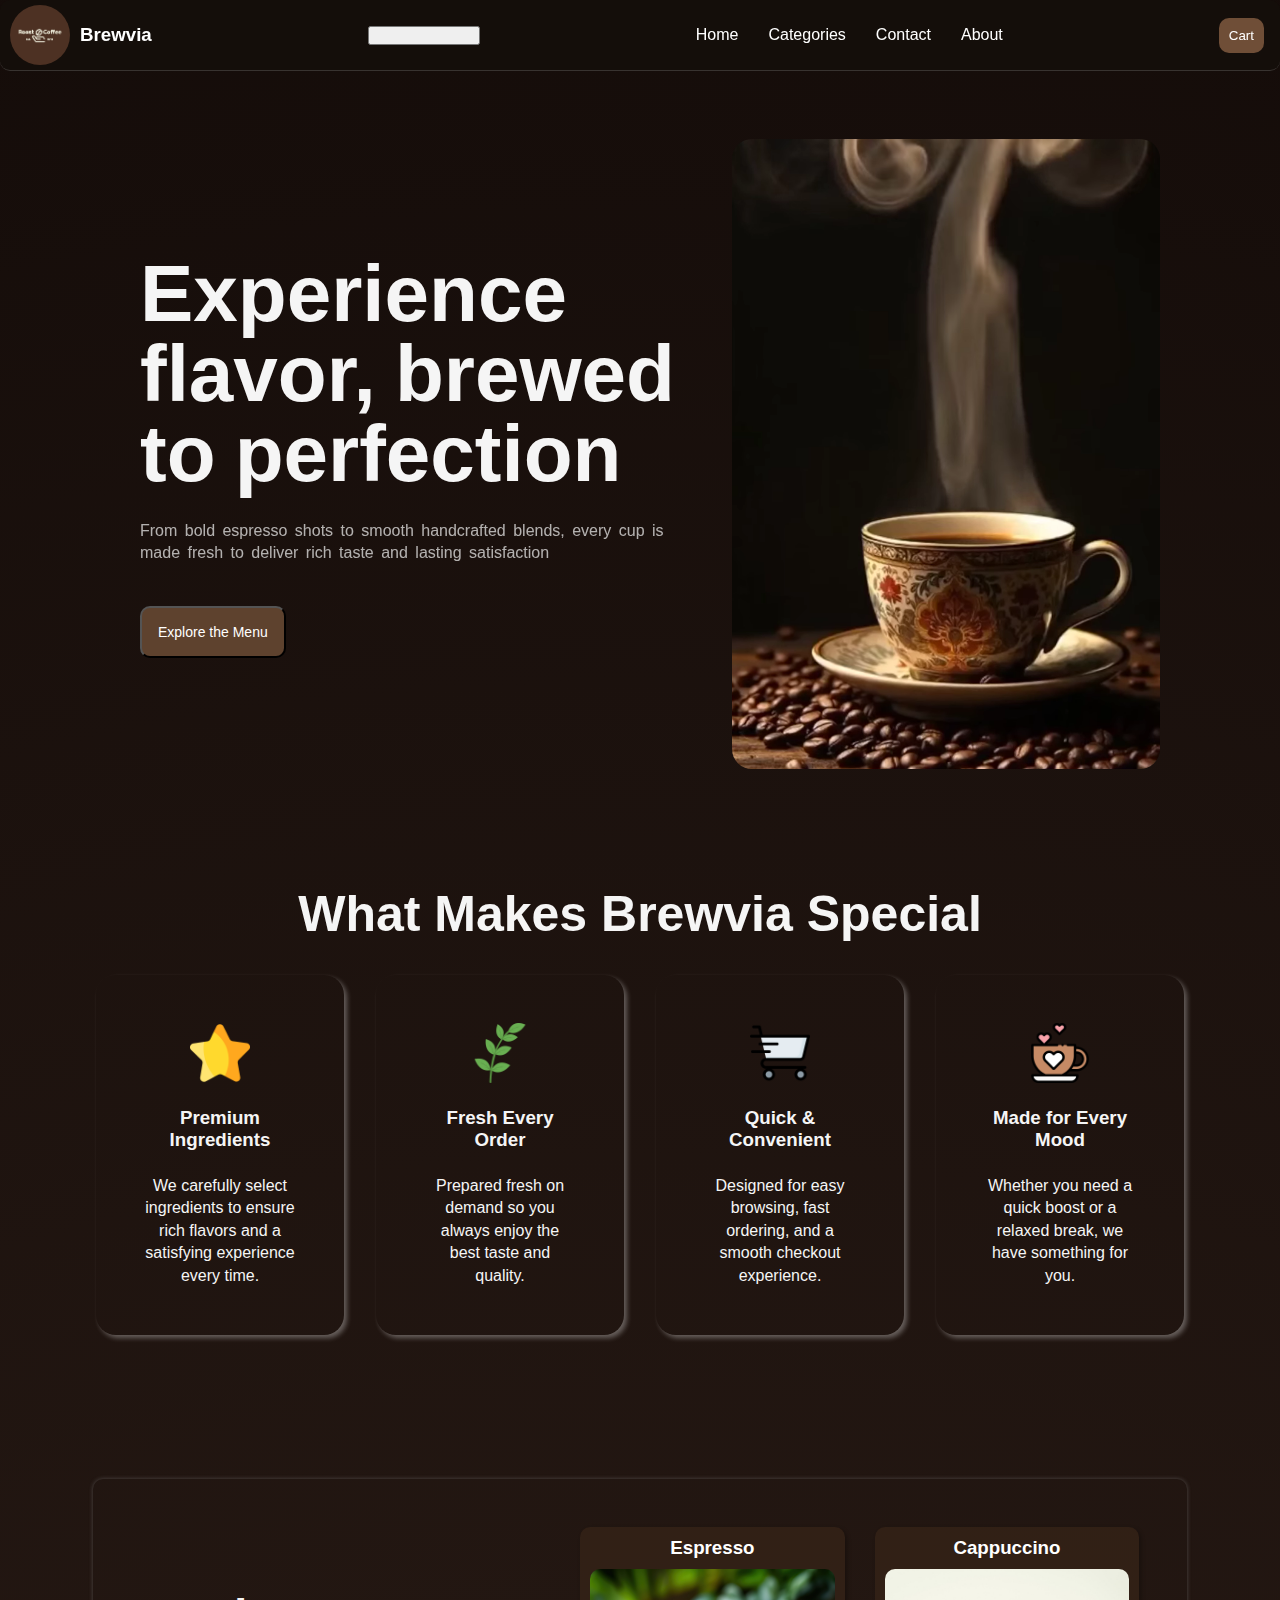
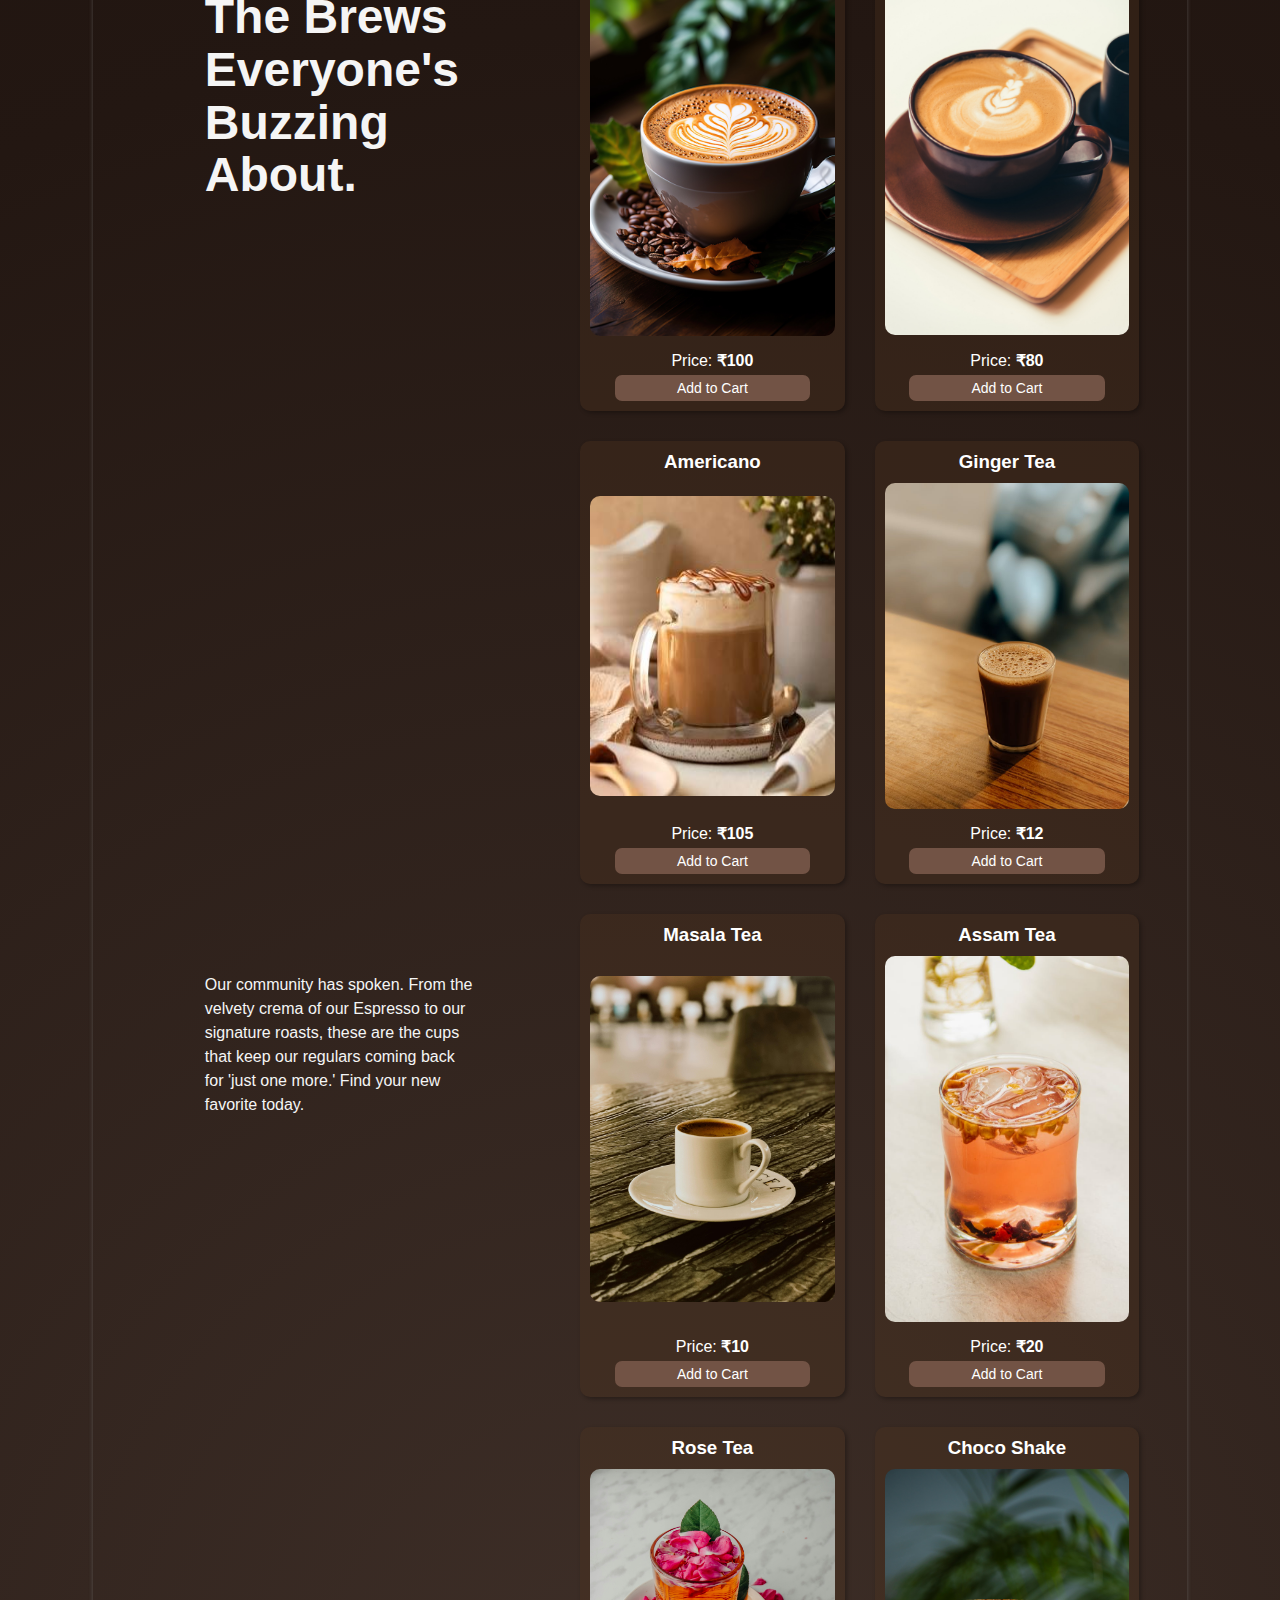
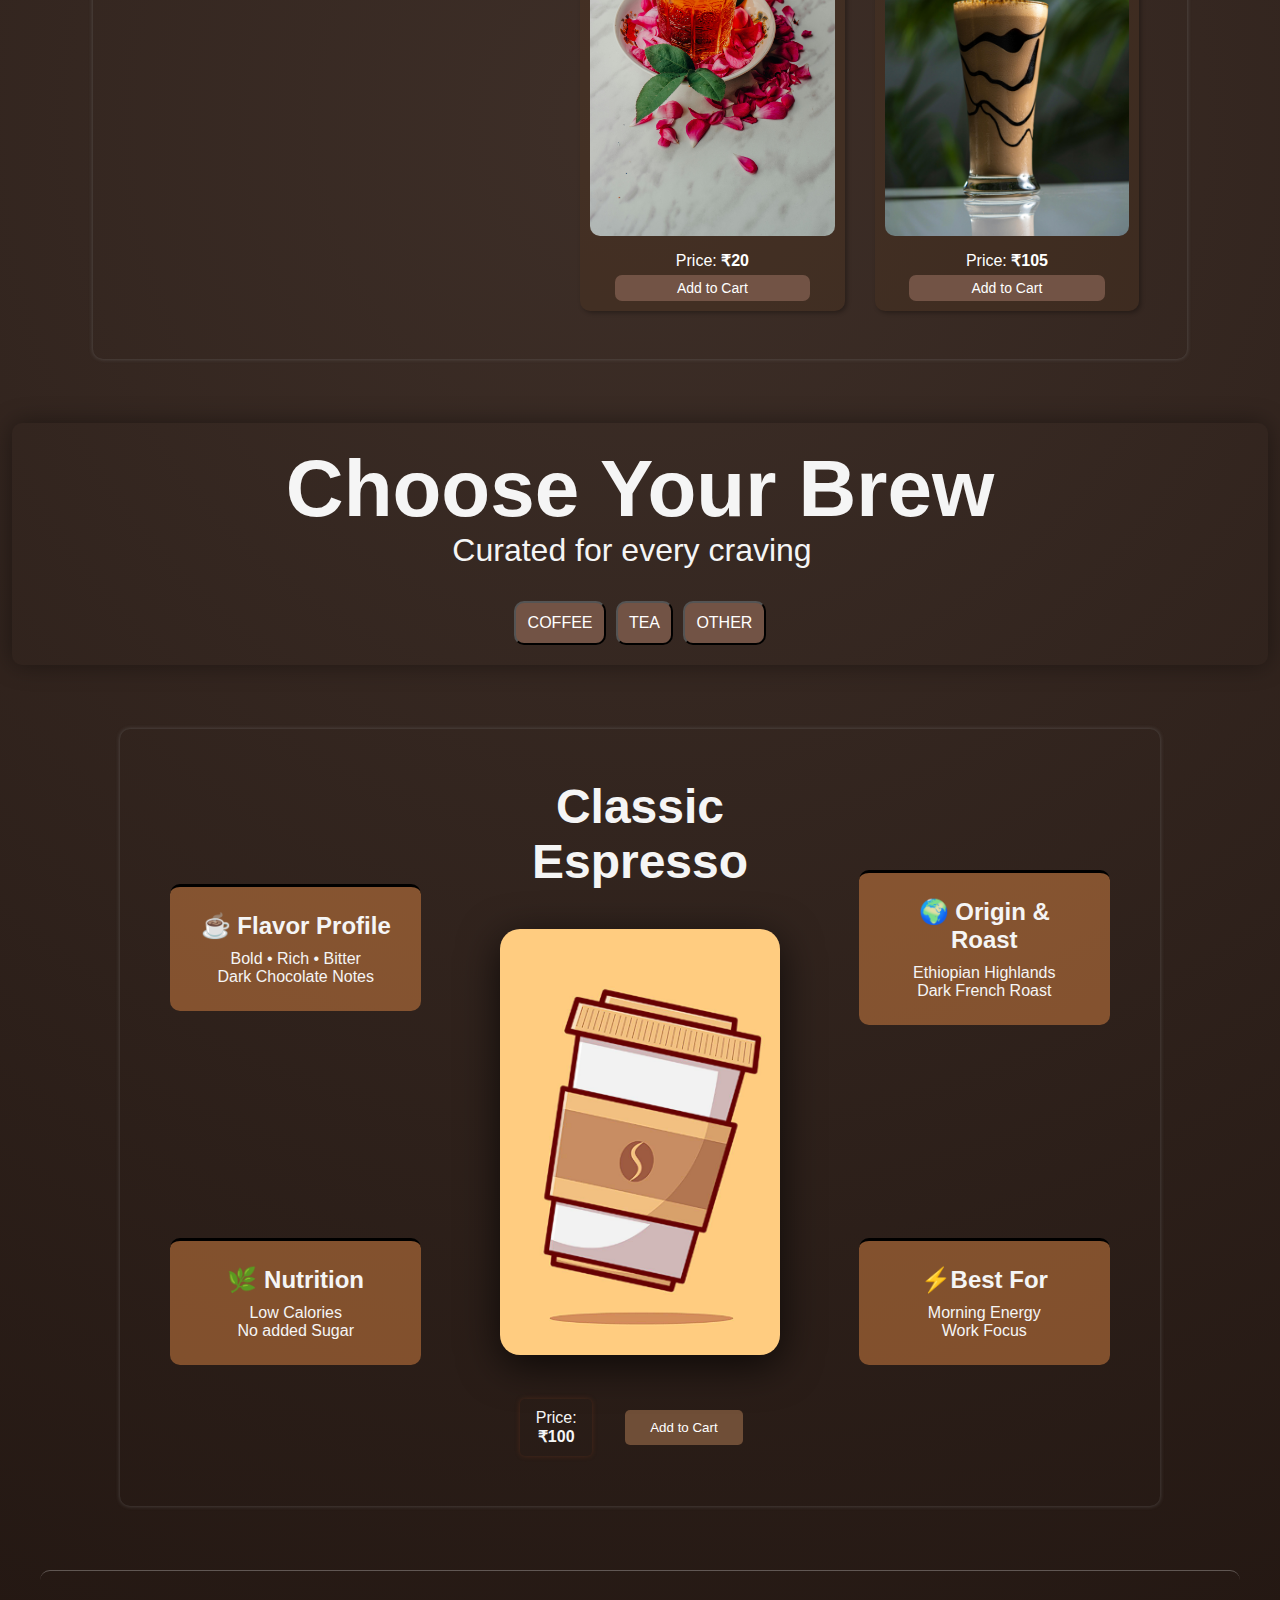
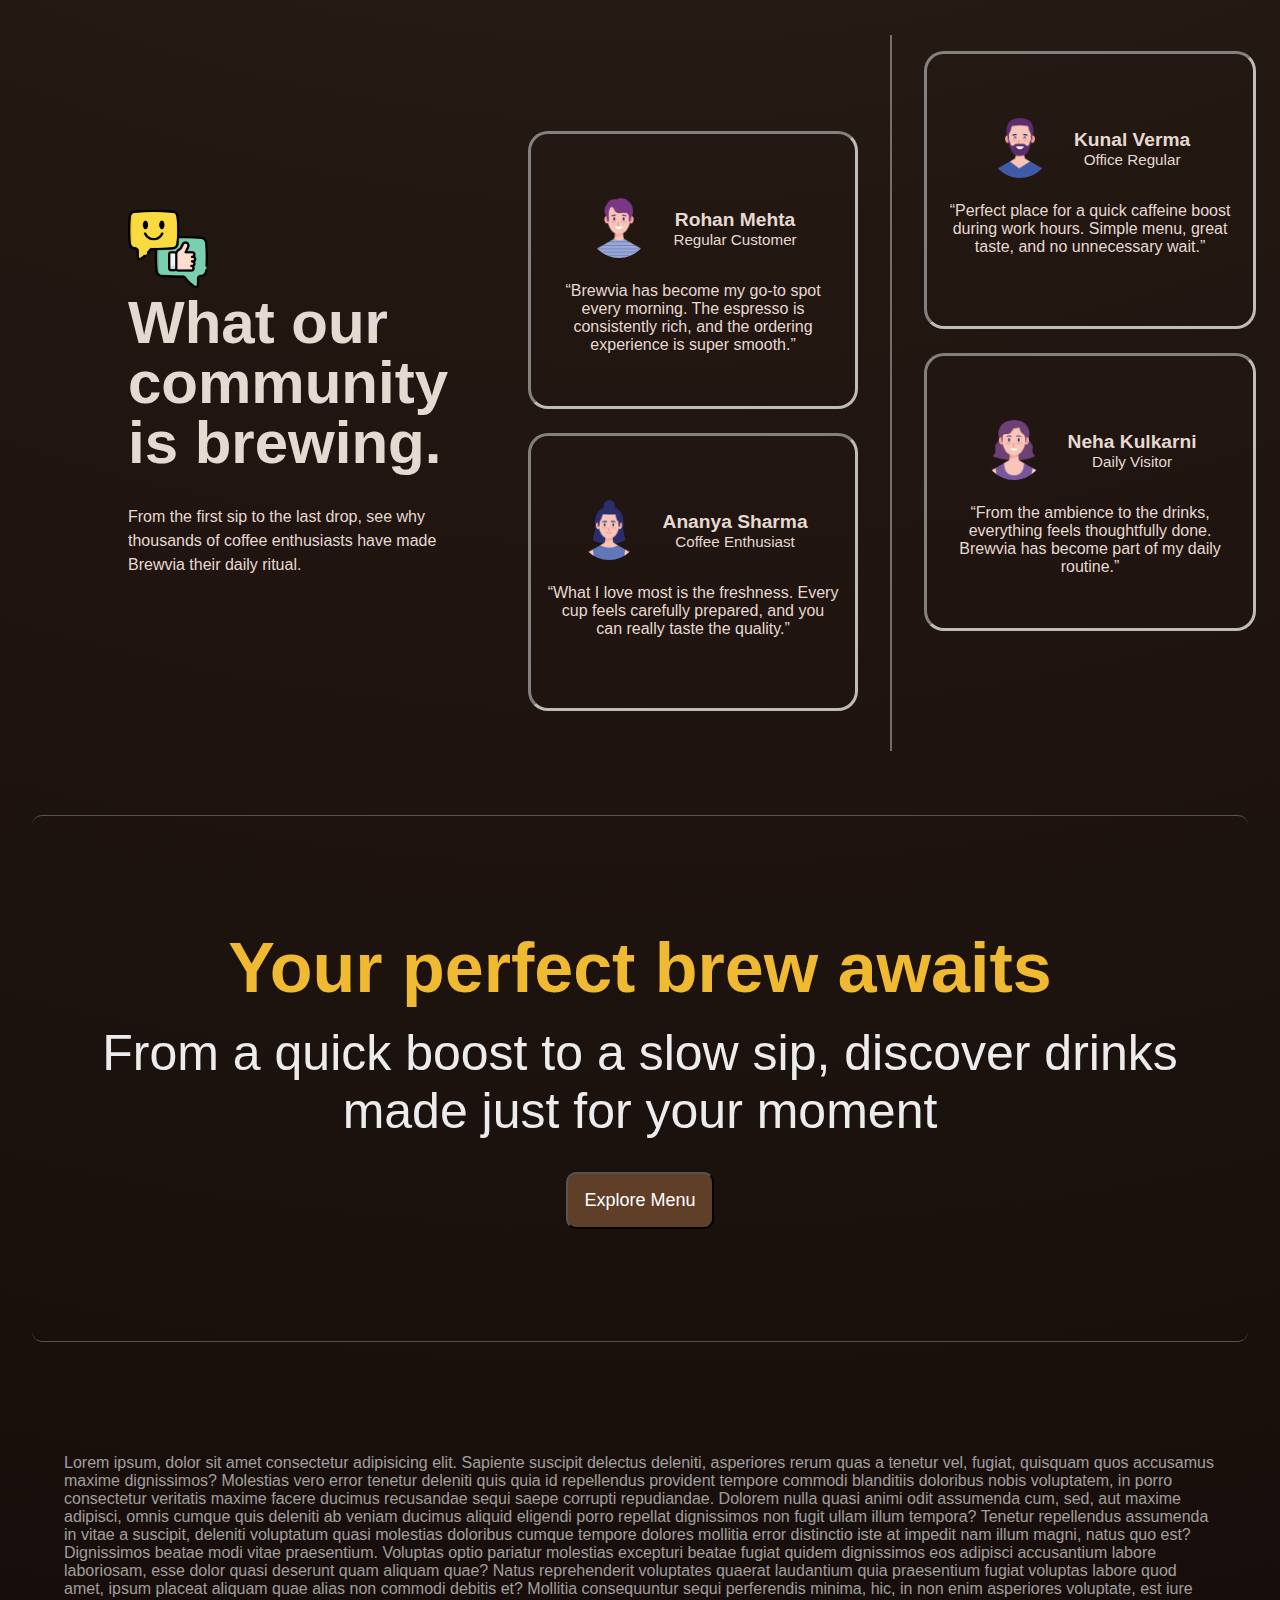
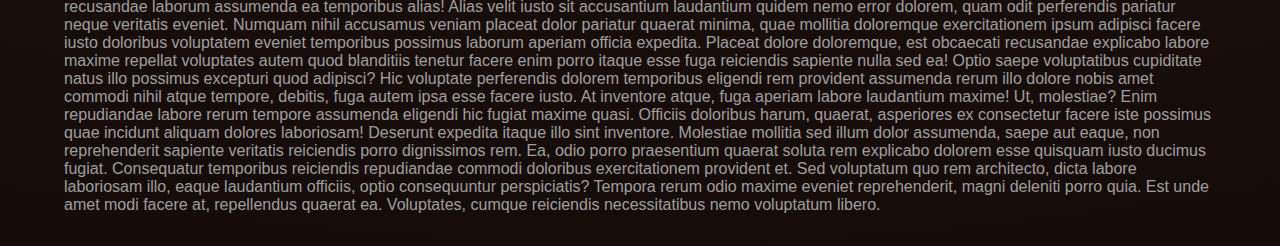
<file: index.html>
<!doctype html>
<html lang="en">
  <head>
    <meta charset="UTF-8" />
    <meta name="viewport" content="width=device-width, initial-scale=1.0" />
    <title>Document</title>
    <link rel="stylesheet" href="styles/brewvia-web-style.css" />

    <link
      rel="stylesheet"
      href="https://cdnjs.cloudflare.com/ajax/libs/font-awesome/6.4.0/css/all.min.css"
    />
  </head>
  <body>
    <div class="main-parent-container">
      <header id="header-placeholder"></header>

      <section class="hero-section">
        <div class="hero-section-description">
          <h1>Experience flavor, brewed to perfection</h1>
          <p>
            From bold espresso shots to smooth handcrafted blends, every cup is
            made fresh to deliver rich taste and lasting satisfaction
          </p>

          <a href="#order-now-heading"
            ><button class="hero-cta-btn">Explore the Menu</button></a
          >
        </div>
        <div>
          <video
            autoplay
            loop
            muted
            playsinline
            class="hero-video"
            id="myVideo"
          >
            <source src="Vid/hero-section-vid-2.webm" type="video/webm" />
            <source src="Vid/hero-fixed.mp4" type="video/mp4" />
          </video>
        </div>
      </section>

      <section class="our-speciality-section">
        <h1>What Makes Brewvia Special</h1>

        <div class="main-div">
          <div class="features">
            <img src="img/star (1).png" alt="" />

            <h3>Premium Ingredients</h3>
            <p>
              We carefully select ingredients to ensure rich flavors and a
              satisfying experience every time.
            </p>
          </div>

          <div class="features">
            <img src="img/leaves-design.png" alt="" />
            <h3>Fresh Every Order</h3>
            <p>
              Prepared fresh on demand so you always enjoy the best taste and
              quality.
            </p>
          </div>

          <div class="features">
            <img src="img/shopping-cart (2).png" alt="" />
            <h3>Quick & Convenient</h3>
            <p>
              Designed for easy browsing, fast ordering, and a smooth checkout
              experience.
            </p>
          </div>

          <div class="features">
            <img src="img/coffee.png" alt="" />
            <h3>Made for Every Mood</h3>
            <p>
              Whether you need a quick boost or a relaxed break, we have
              something for you.
            </p>
          </div>
        </div>
      </section>

      <section class="Our-bestselling-products-section">
        <div class="head">
          <h1>The Brews Everyone's Buzzing About.</h1>
        </div>
        <div class="tagline">
          <p>
            Our community has spoken. From the velvety crema of our Espresso to
            our signature roasts, these are the cups that keep our regulars
            coming back for 'just one more.' Find your new favorite today.
          </p>
        </div>

        <div class="grid-products">
          <div class="grid-products-items">
            <h3>Espresso</h3>
            <img src="img/bestseller-img-coffee1.jpg" alt="" />
            <div class="price-add-btn-grp-bestseller-section">
              <p>Price: <strong>₹100</strong></p>
              <button
                class="add-to-cart-button"
                data-name="Espresso"
                data-price="100"
              >
                Add to Cart
              </button>
            </div>
          </div>

          <div class="grid-products-items">
            <h3>Cappuccino</h3>
            <img src="img/234.jpg" alt="" />
            <div class="price-add-btn-grp-bestseller-section">
              <p>Price: <strong>₹80</strong></p>
              <button
                class="add-to-cart-button"
                data-name="Cappuccino"
                data-price="80"
              >
                Add to Cart
              </button>
            </div>
          </div>

          <div class="grid-products-items">
            <h3>Americano</h3>
            <img src="img/540.jpg" alt="" />
            <div class="price-add-btn-grp-bestseller-section">
              <p>Price: <strong>₹105</strong></p>
              <button
                class="add-to-cart-button"
                data-name="Americano"
                data-price="105"
              >
                Add to Cart
              </button>
            </div>
          </div>

          <div class="grid-products-items">
            <h3>Ginger Tea</h3>
            <img src="img/tea-bestseller.jpg" alt="" />
            <div class="price-add-btn-grp-bestseller-section">
              <p>Price: <strong>₹12</strong></p>
              <button
                class="add-to-cart-button"
                data-name="Ginger Tea"
                data-price="12"
              >
                Add to Cart
              </button>
            </div>
          </div>

          <div class="grid-products-items">
            <h3>Masala Tea</h3>
            <img src="img/pexels-withoguz-13245066.jpg" alt="" />
            <div class="price-add-btn-grp-bestseller-section">
              <p>Price: <strong>₹10</strong></p>
              <button
                class="add-to-cart-button"
                data-name="Masala Tea"
                data-price="10"
              >
                Add to Cart
              </button>
            </div>
          </div>

          <div class="grid-products-items">
            <h3>Assam Tea</h3>
            <img
              src="img/pexels-luis-felipe-perez-817377805-19352808.jpg"
              alt=""
            />
            <div class="price-add-btn-grp-bestseller-section">
              <p>Price: <strong>₹20</strong></p>
              <button
                class="add-to-cart-button"
                data-name="Assam Tea"
                data-price="20"
              >
                Add to Cart
              </button>
            </div>
          </div>

          <div class="grid-products-items">
            <h3>Rose Tea</h3>
            <img src="img/pexels-zulfugarkarimov-33781569.jpg" alt="" />
            <div class="price-add-btn-grp-bestseller-section">
              <p>Price: <strong>₹20</strong></p>
              <button
                class="add-to-cart-button"
                data-name="Rose Tea"
                data-price="20"
              >
                Add to Cart
              </button>
            </div>
          </div>

          <div class="grid-products-items">
            <h3>Choco Shake</h3>
            <img src="img/pexels-pushkar-kumar-32881714-34541593.jpg" alt="" />
            <div class="price-add-btn-grp-bestseller-section">
              <p>Price: <strong>₹105</strong></p>
              <div class="addBtn-div-container">
                <button
                  class="add-to-cart-button"
                  data-name="Chocolate Shake"
                  data-price="105"
                >
                  Add to Cart
                </button>
              </div>
            </div>
          </div>
        </div>
      </section>

      <div id="order-now-heading">
        <h1>Choose Your Brew</h1>
        <span>Curated for every craving</span>
        <div class="category-nav-buttons">
          <div>
            <button class="btn-nav">COFFEE</button>
            <ul class="inner-list-category-nav-button">
              <li>
                <button class="clk-to-shown-on-card-btn">Espresso</button>
                <div class="price-add-grp">
                  <p>₹100</p>
                  <button
                    class="add-to-cart-button"
                    data-name="Espresso"
                    data-price="100"
                  >
                    +
                  </button>
                </div>
              </li>

              <li>
                <button class="clk-to-shown-on-card-btn">Americano</button>
                <div class="price-add-grp">
                  <p>₹105</p>
                  <button
                    class="add-to-cart-button"
                    data-name="Americano"
                    data-price="105"
                  >
                    +
                  </button>
                </div>
              </li>

              <li>
                <button class="clk-to-shown-on-card-btn">Mocha</button>
                <div class="price-add-grp">
                  <p>₹100</p>
                  <button
                    class="add-to-cart-button"
                    data-name="Mocha"
                    data-price="100"
                  >
                    +
                  </button>
                </div>
              </li>

              <li>
                <button class="clk-to-shown-on-card-btn">Frappe</button>
                <div class="price-add-grp" data-name="Frappe" data-price="130">
                  <p>₹130</p>
                  <button
                    class="add-to-cart-button"
                    data-name="Frappe"
                    data-price="130"
                  >
                    +
                  </button>
                </div>
              </li>

              <li>
                <button class="clk-to-shown-on-card-btn">
                  Caramel Macchiato
                </button>
                <div class="price-add-grp">
                  <p>₹80</p>
                  <button
                    class="add-to-cart-button"
                    data-name="Caramel Macchiato"
                    data-price="80"
                  >
                    +
                  </button>
                </div>
              </li>

              <li>
                <button class="clk-to-shown-on-card-btn">Latte</button>
                <div class="price-add-grp">
                  <p>₹120</p>
                  <button
                    class="add-to-cart-button"
                    data-name="Latte"
                    data-price="120"
                  >
                    +
                  </button>
                </div>
              </li>
              <li>
                <button class="clk-to-shown-on-card-btn">Cappuccino</button>
                <div class="price-add-grp">
                  <p>₹80</p>
                  <button
                    class="add-to-cart-button"
                    data-name="Cappuccino"
                    data-price="80"
                  >
                    +
                  </button>
                </div>
              </li>
            </ul>
          </div>

          <div>
            <button class="btn-nav">TEA</button>
            <ul class="inner-list-category-nav-button">
              <li>
                <button class="clk-to-shown-on-card-btn">Ginger Tea</button>
                <div class="price-add-grp">
                  <p>₹12</p>
                  <button
                    class="add-to-cart-button"
                    data-name="Ginger Tea"
                    data-price="12"
                  >
                    +
                  </button>
                </div>
              </li>
              <li>
                <button class="clk-to-shown-on-card-btn">Lemon Tea</button>
                <div class="price-add-grp">
                  <p>₹15</p>
                  <button
                    class="add-to-cart-button"
                    data-name="Lemon Tea"
                    data-price="15"
                  >
                    +
                  </button>
                </div>
              </li>

              <li>
                <button class="clk-to-shown-on-card-btn">Masala Tea</button>
                <div class="price-add-grp">
                  <p>₹10</p>
                  <button
                    class="add-to-cart-button"
                    data-name="Masala Tea"
                    data-price="10"
                  >
                    +
                  </button>
                </div>
              </li>

              <li>
                <button class="clk-to-shown-on-card-btn">Rose Tea</button>
                <div class="price-add-grp">
                  <p>₹20</p>
                  <button
                    class="add-to-cart-button"
                    data-name="Rose Tea"
                    data-price="20"
                  >
                    +
                  </button>
                </div>
              </li>
              <li>
                <button class="clk-to-shown-on-card-btn">
                  Cinnamon ginger green tea
                </button>
                <div class="price-add-grp">
                  <p>₹30</p>
                  <button
                    class="add-to-cart-button"
                    data-name="Cinnamon ginger green tea"
                    data-price="30"
                  >
                    +
                  </button>
                </div>
              </li>

              <li>
                <button class="clk-to-shown-on-card-btn">
                  Special Tusli Tea
                </button>
                <div class="price-add-grp">
                  <p>₹15</p>
                  <button
                    class="add-to-cart-button"
                    data-name="Special Tulsi Tea"
                    data-price="15"
                  >
                    +
                  </button>
                </div>
              </li>

              <li>
                <button class="clk-to-shown-on-card-btn">Assam Tea</button>
                <div class="price-add-grp">
                  <p>₹20</p>
                  <button
                    class="add-to-cart-button"
                    data-name="Assam Tea"
                    data-price="20"
                  >
                    +
                  </button>
                </div>
              </li>
            </ul>
          </div>

          <div>
            <button class="btn-nav">OTHER</button>
            <ul class="inner-list-category-nav-button">
              <li>
                <button class="clk-to-shown-on-card-btn">
                  Chocolate Shake
                </button>
                <div class="price-add-grp">
                  <p>₹105</p>
                  <button
                    class="add-to-cart-button"
                    data-name="Chocolate Shake"
                    data-price="105"
                  >
                    +
                  </button>
                </div>
              </li>
              <li>
                <button class="clk-to-shown-on-card-btn">
                  Special Hazelnut Hot Chocolate
                </button>
                <div class="price-add-grp">
                  <p>₹115</p>
                  <button
                    class="add-to-cart-button"
                    data-name="Special Hazelnut Hot Chocolate"
                    data-price="115"
                  >
                    +
                  </button>
                </div>
              </li>
            </ul>
          </div>
        </div>
      </div>

      <section class="ordering-section">
        <!-- <div class="product-card">
          <div class="row-1">
            <h1>Espresso</h1>
  
          </div>
          <div class="row-2">
            <div class="product-info">
              <p class="tagline">🔥 Bold Flavor. Zero Guilt. Pure Energy.</p>

              <p class="section-title">Our Classic Espresso Shot</p>

              <ul class="feature-list">
                <li>Just 2 Calories per serving</li>
                <li>Rich, intense aroma brewed to perfection</li>
                <li>100% premium coffee beans, freshly ground</li>
                <li>Naturally low in carbs, fat & sugar</li>
                <li>Quick energy boost, anytime you need it</li>
              </ul>

              <div class="product-meta">
                <span>☕ Strength: Strong</span>
                <span>⚡ Caffeine: High</span>
                <span>🔥 Served Hot</span>
              </div>

              <div class="price-cta">
                <p class="price">₹100</p>
                <button
                  class="add-to-cart-btn"
                  data-name="Espresso"
                  data-price="100"
                >
                  Add to cart
                </button>
              </div>
            </div>

            <div class="product-visual">
              <img src="img/pexels-chevanon-312418.jpg" alt="Espresso" />
            </div>
          </div>
        </div> -->

        <div class="product-grid">
          <div class="info-box pos-tl">
            <h3>☕ Flavor Profile</h3>
            <p>Bold • Rich • Bitter</p>
            <p>Dark Chocolate Notes</p>
          </div>

          <div class="info-box pos-tr">
            <h3>🌍 Origin & Roast</h3>
            <p>Ethiopian Highlands</p>
            <p>Dark French Roast</p>
          </div>

          <div class="visual-center">
            <h1 class="product-title">Classic Espresso</h1>
            <div class="image-wrapper">
              <img
                src="img/Screenshot 2025-12-30 125632.png"
                alt="Coffee Cup"
                class="main-img"
              />
            </div>
            <div class="action-area">
              <span class="price-tag">Price: <strong>₹100</strong></span>
              <div class="addBtn-div-container">
                <button
                  class="add-to-cart-button add-to-cart-btn"
                  data-name="Espresso"
                  data-price="100"
                >
                  Add to Cart
                </button>
              </div>
            </div>
          </div>

          <div class="info-box pos-bl">
            <h3>🌿 Nutrition</h3>
            <p>Low Calories</p>
            <p>No added Sugar</p>
          </div>

          <div class="info-box pos-br">
            <h3>⚡Best For</h3>
            <p>Morning Energy</p>
            <p>Work Focus</p>
          </div>
        </div>
      </section>

      <section class="Customer-feedback-section">
        <div class="main-div">
          <div class="feedback-main">
            <div class="img-heading-grp">
              <img src="img/chat (1).png" alt="" />
              <h1>What our community <br />is brewing.</h1>
            </div>
            <p>
              From the first sip to the last drop, see why thousands of coffee
              enthusiasts have made Brewvia their daily ritual.
            </p>
          </div>
          <div class="grid-review-section">
            <div class="column column-1">
              <div class="review-card">
                <div class="name-img-grp">
                  <img src="img/boy.png" alt="" />
                  <div class="name-meta">
                    <h3>Rohan Mehta</h3>
                    <p class="user-meta">Regular Customer</p>
                  </div>
                </div>
                <p>
                  “Brewvia has become my go-to spot every morning. The espresso
                  is consistently rich, and the ordering experience is super
                  smooth.”
                </p>
              </div>

              <div class="review-card">
                <div class="name-img-grp">
                  <img src="img/girl (1).png" alt="" />
                  <div class="name-meta">
                    <h3>Ananya Sharma</h3>
                    <p class="user-meta">Coffee Enthusiast</p>
                  </div>
                </div>
                <p>
                  “What I love most is the freshness. Every cup feels carefully
                  prepared, and you can really taste the quality.”
                </p>
              </div>
            </div>

            <div class="column column-2">
              <div class="review-card">
                <div class="name-img-grp">
                  <img src="img/man (1).png" alt="" />
                  <div class="name-meta">
                    <h3>Kunal Verma</h3>
                    <p class="user-meta">Office Regular</p>
                  </div>
                </div>
                <p>
                  “Perfect place for a quick caffeine boost during work hours.
                  Simple menu, great taste, and no unnecessary wait.”
                </p>
              </div>
              <div class="review-card">
                <div class="name-img-grp">
                  <img src="img/girl.png" alt="" />

                  <div class="name-meta">
                    <h3>Neha Kulkarni</h3>
                    <p class="user-meta">Daily Visitor</p>
                  </div>
                </div>
                <p>
                  “From the ambience to the drinks, everything feels
                  thoughtfully done. Brewvia has become part of my daily
                  routine.”
                </p>
              </div>
            </div>
          </div>
        </div>
      </section>

      <section class="our-speciality-section cta-btn-section">
        <h1>Your perfect brew awaits</h1>
        <p>
          From a quick boost to a slow sip, discover drinks made just for your
          moment
        </p>
        <a href="#order-now-heading"
          ><button class="cta-btn">Explore Menu</button></a
        >
      </section>
    </div>

    <footer>
      Lorem ipsum, dolor sit amet consectetur adipisicing elit. Sapiente
      suscipit delectus deleniti, asperiores rerum quas a tenetur vel, fugiat,
      quisquam quos accusamus maxime dignissimos? Molestias vero error tenetur
      deleniti quis quia id repellendus provident tempore commodi blanditiis
      doloribus nobis voluptatem, in porro consectetur veritatis maxime facere
      ducimus recusandae sequi saepe corrupti repudiandae. Dolorem nulla quasi
      animi odit assumenda cum, sed, aut maxime adipisci, omnis cumque quis
      deleniti ab veniam ducimus aliquid eligendi porro repellat dignissimos non
      fugit ullam illum tempora? Tenetur repellendus assumenda in vitae a
      suscipit, deleniti voluptatum quasi molestias doloribus cumque tempore
      dolores mollitia error distinctio iste at impedit nam illum magni, natus
      quo est? Dignissimos beatae modi vitae praesentium. Voluptas optio
      pariatur molestias excepturi beatae fugiat quidem dignissimos eos adipisci
      accusantium labore laboriosam, esse dolor quasi deserunt quam aliquam
      quae? Natus reprehenderit voluptates quaerat laudantium quia praesentium
      fugiat voluptas labore quod amet, ipsum placeat aliquam quae alias non
      commodi debitis et? Mollitia consequuntur sequi perferendis minima, hic,
      in non enim asperiores voluptate, est iure recusandae laborum assumenda ea
      temporibus alias! Alias velit iusto sit accusantium laudantium quidem nemo
      error dolorem, quam odit perferendis pariatur neque veritatis eveniet.
      Numquam nihil accusamus veniam placeat dolor pariatur quaerat minima, quae
      mollitia doloremque exercitationem ipsum adipisci facere iusto doloribus
      voluptatem eveniet temporibus possimus laborum aperiam officia expedita.
      Placeat dolore doloremque, est obcaecati recusandae explicabo labore
      maxime repellat voluptates autem quod blanditiis tenetur facere enim porro
      itaque esse fuga reiciendis sapiente nulla sed ea! Optio saepe
      voluptatibus cupiditate natus illo possimus excepturi quod adipisci? Hic
      voluptate perferendis dolorem temporibus eligendi rem provident assumenda
      rerum illo dolore nobis amet commodi nihil atque tempore, debitis, fuga
      autem ipsa esse facere iusto. At inventore atque, fuga aperiam labore
      laudantium maxime! Ut, molestiae? Enim repudiandae labore rerum tempore
      assumenda eligendi hic fugiat maxime quasi. Officiis doloribus harum,
      quaerat, asperiores ex consectetur facere iste possimus quae incidunt
      aliquam dolores laboriosam! Deserunt expedita itaque illo sint inventore.
      Molestiae mollitia sed illum dolor assumenda, saepe aut eaque, non
      reprehenderit sapiente veritatis reiciendis porro dignissimos rem. Ea,
      odio porro praesentium quaerat soluta rem explicabo dolorem esse quisquam
      iusto ducimus fugiat. Consequatur temporibus reiciendis repudiandae
      commodi doloribus exercitationem provident et. Sed voluptatum quo rem
      architecto, dicta labore laboriosam illo, eaque laudantium officiis, optio
      consequuntur perspiciatis? Tempora rerum odio maxime eveniet
      reprehenderit, magni deleniti porro quia. Est unde amet modi facere at,
      repellendus quaerat ea. Voluptates, cumque reiciendis necessitatibus nemo
      voluptatum libero.
    </footer>

    <div id="toast">Product added to cart!</div>

    <script src="scripts/addTocart.js"></script>
    <script src="scripts/header.js"></script>
  </body>
</html>
</file>
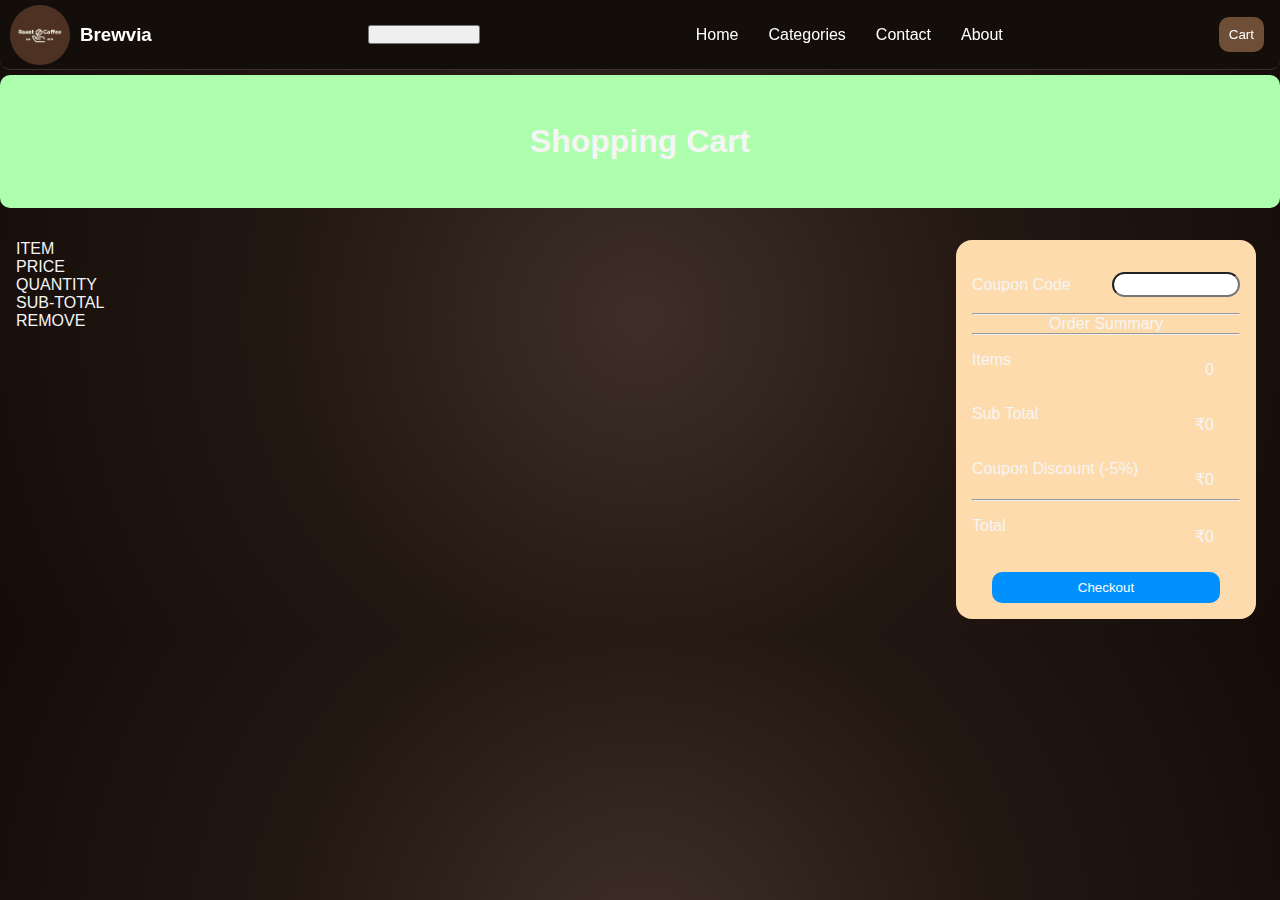
<file: cart.html>
<!DOCTYPE html>
<html lang="en">
  <head>
    <meta charset="UTF-8" />
    <meta name="viewport" content="width=device-width, initial-scale=1.0" />
    <title>Document</title>
    <link rel="stylesheet" href="styles/cartPage.css" />

    <link rel="stylesheet" href="styles/brewvia-web-style.css" />
  </head>
  <body>
    <header id="header-placeholder"></header>

    <div class="header-shopping-cart">
      <h1>Shopping Cart</h1>
    </div>

    <div class="cart-total-section">
      <div>
        <div class="grid-cart-row-head">
          <div class="produt-info">ITEM</div>
          <div class="produt-price">PRICE</div>
          <div class="produt-qty">QUANTITY</div>
          <div class="produt-subTotal">SUB-TOTAL</div>
          <div class="produt-removeBtn">REMOVE</div>
        </div>

        <div class="cart-items"></div>
      </div>

      <div class="summary-info-grid">
        <div class="coupon-section">
          <p>Coupon Code</p>
          <input type="text" />
        </div>
        <hr />

        <p id="order-sum-heading">Order Summary</p>
        <hr />

        <div class="summary-element">
          <p>Items</p>
          <span id="total-items">0</span>
        </div>

        <div class="summary-element">
          <p>Sub Total</p>
          <span id="cart-total">₹0</span>
        </div>

        <div class="summary-element">
          <p>Coupon Discount (-5%)</p>
          <span id="coupons-disc">₹0</span>
        </div>

        <hr />

        <div class="summary-element">
          <p>Total</p>
          <span id="total-amt">₹0</span>
        </div>

        <button id="checkout-btn">Checkout</button>
      </div>
    </div>

    <!-- <table id="cart-table">
      <thead>
        <tr>
          <th>Item</th>
          <th>Price</th>
          <th>Quantity</th>
          <th>Total</th>
        </tr>
      </thead>
      <tbody></tbody>
    </table> -->

    <!-- <div class="total-checkout-grp">
      <h2 id="grand-total"></h2>
      <button id="checkout-btn">Checkout</button>
      <button id="cart-reset-btn">Reset Cart</button>
    </div> -->
    <script src="scripts/cart.js"></script>
    <script src="scripts/header.js"></script>
  </body>
</html>
</file>
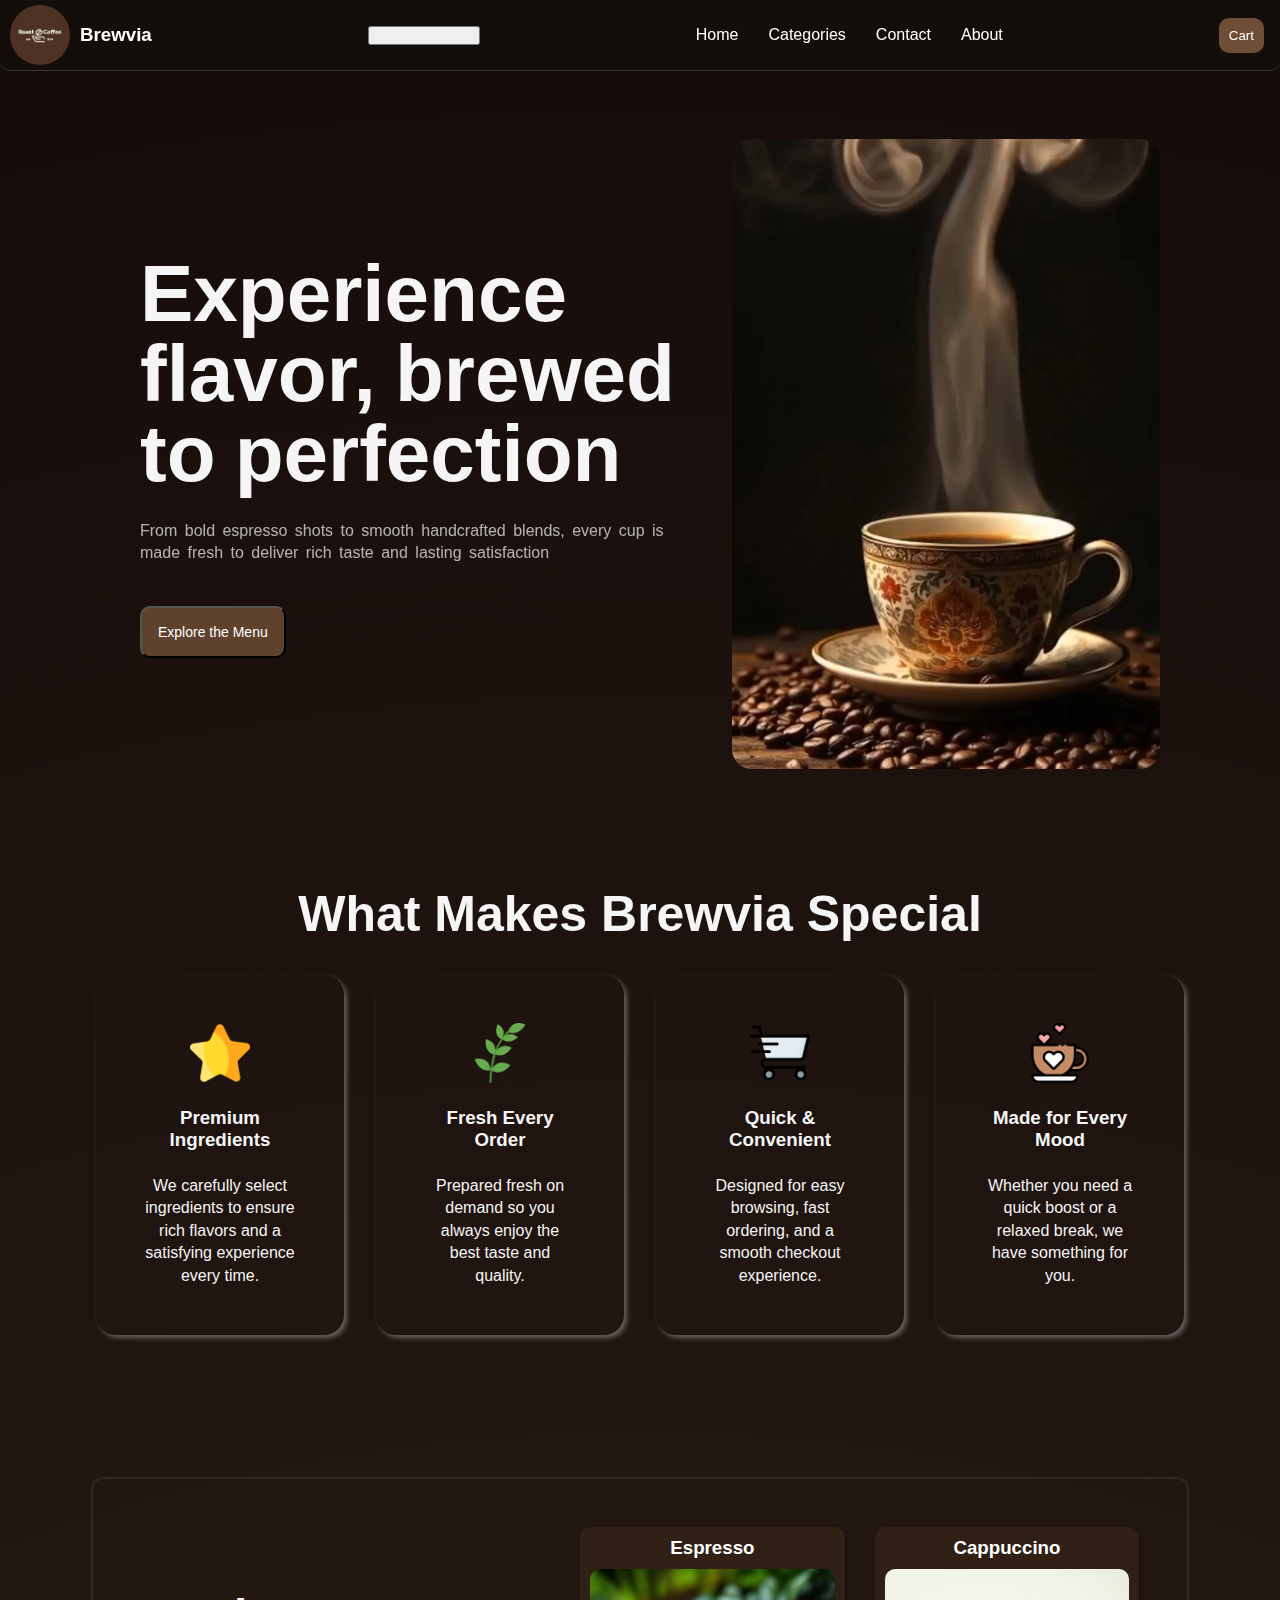
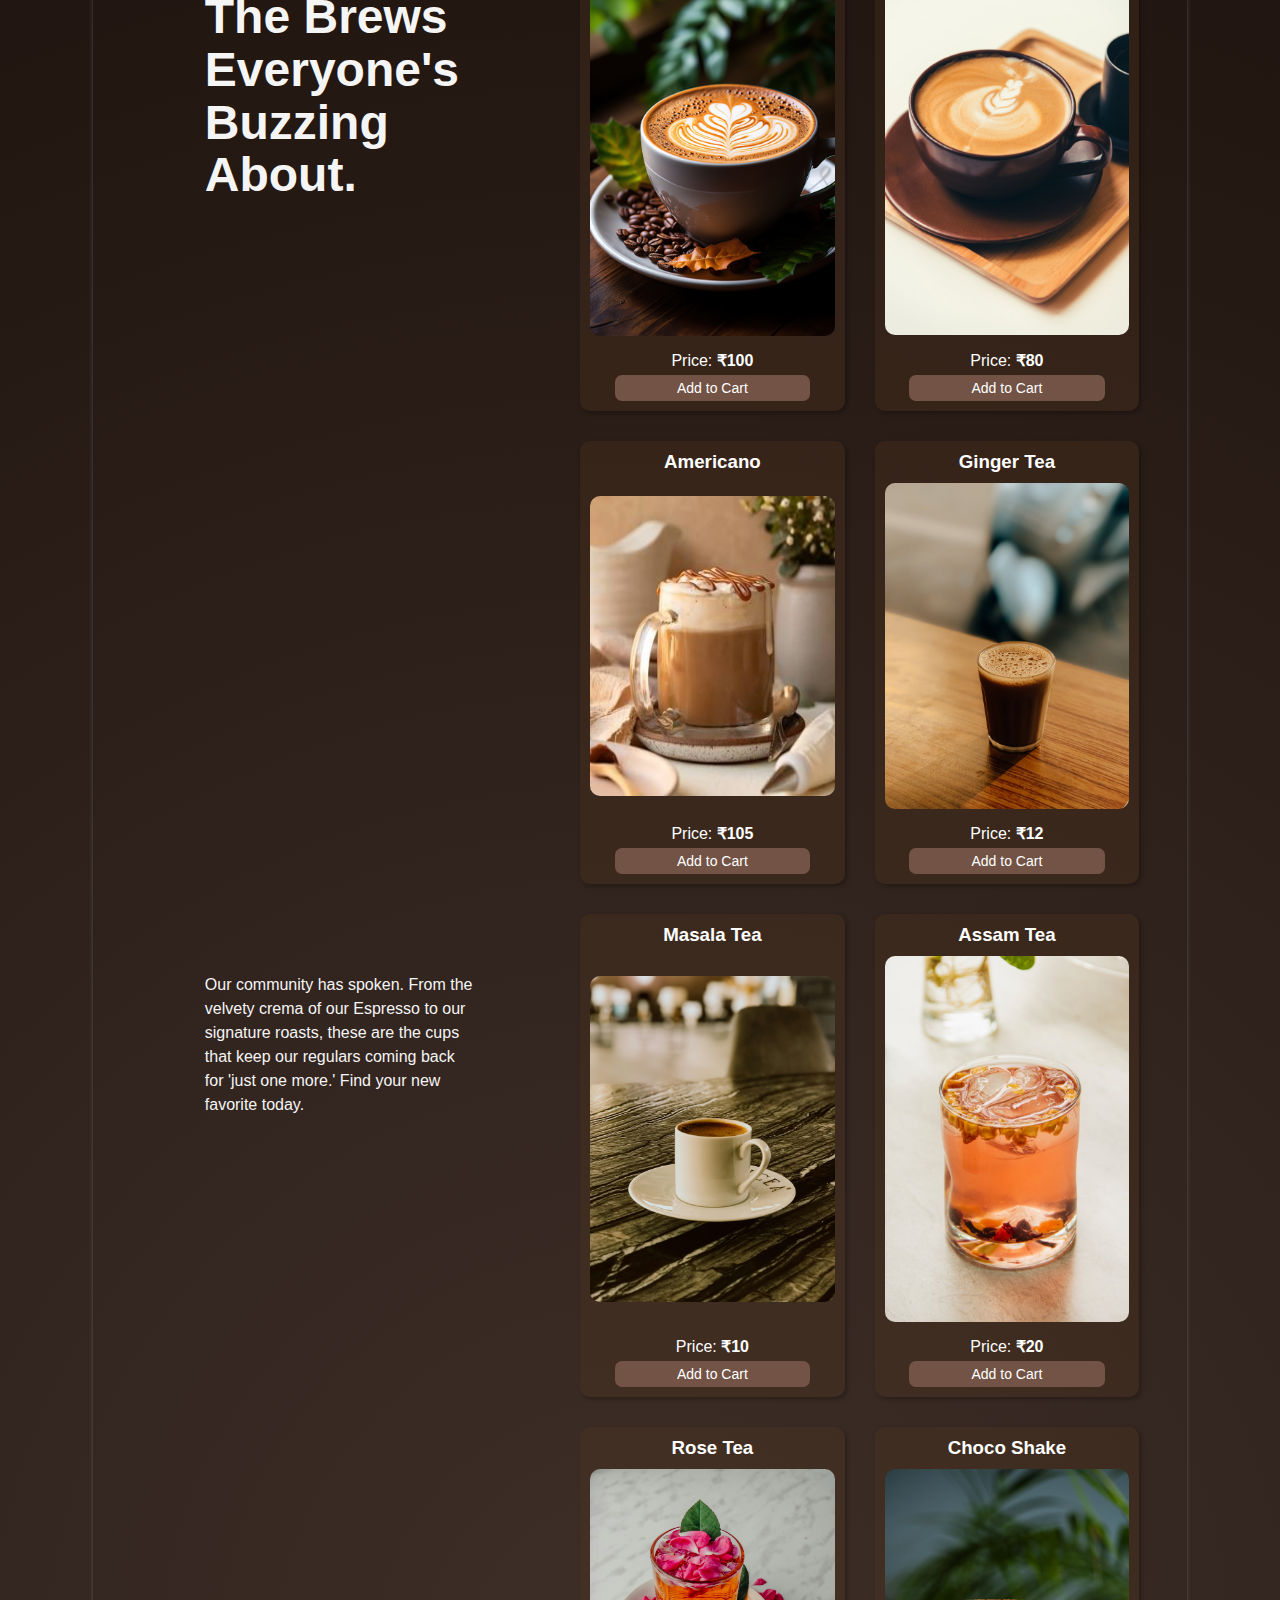
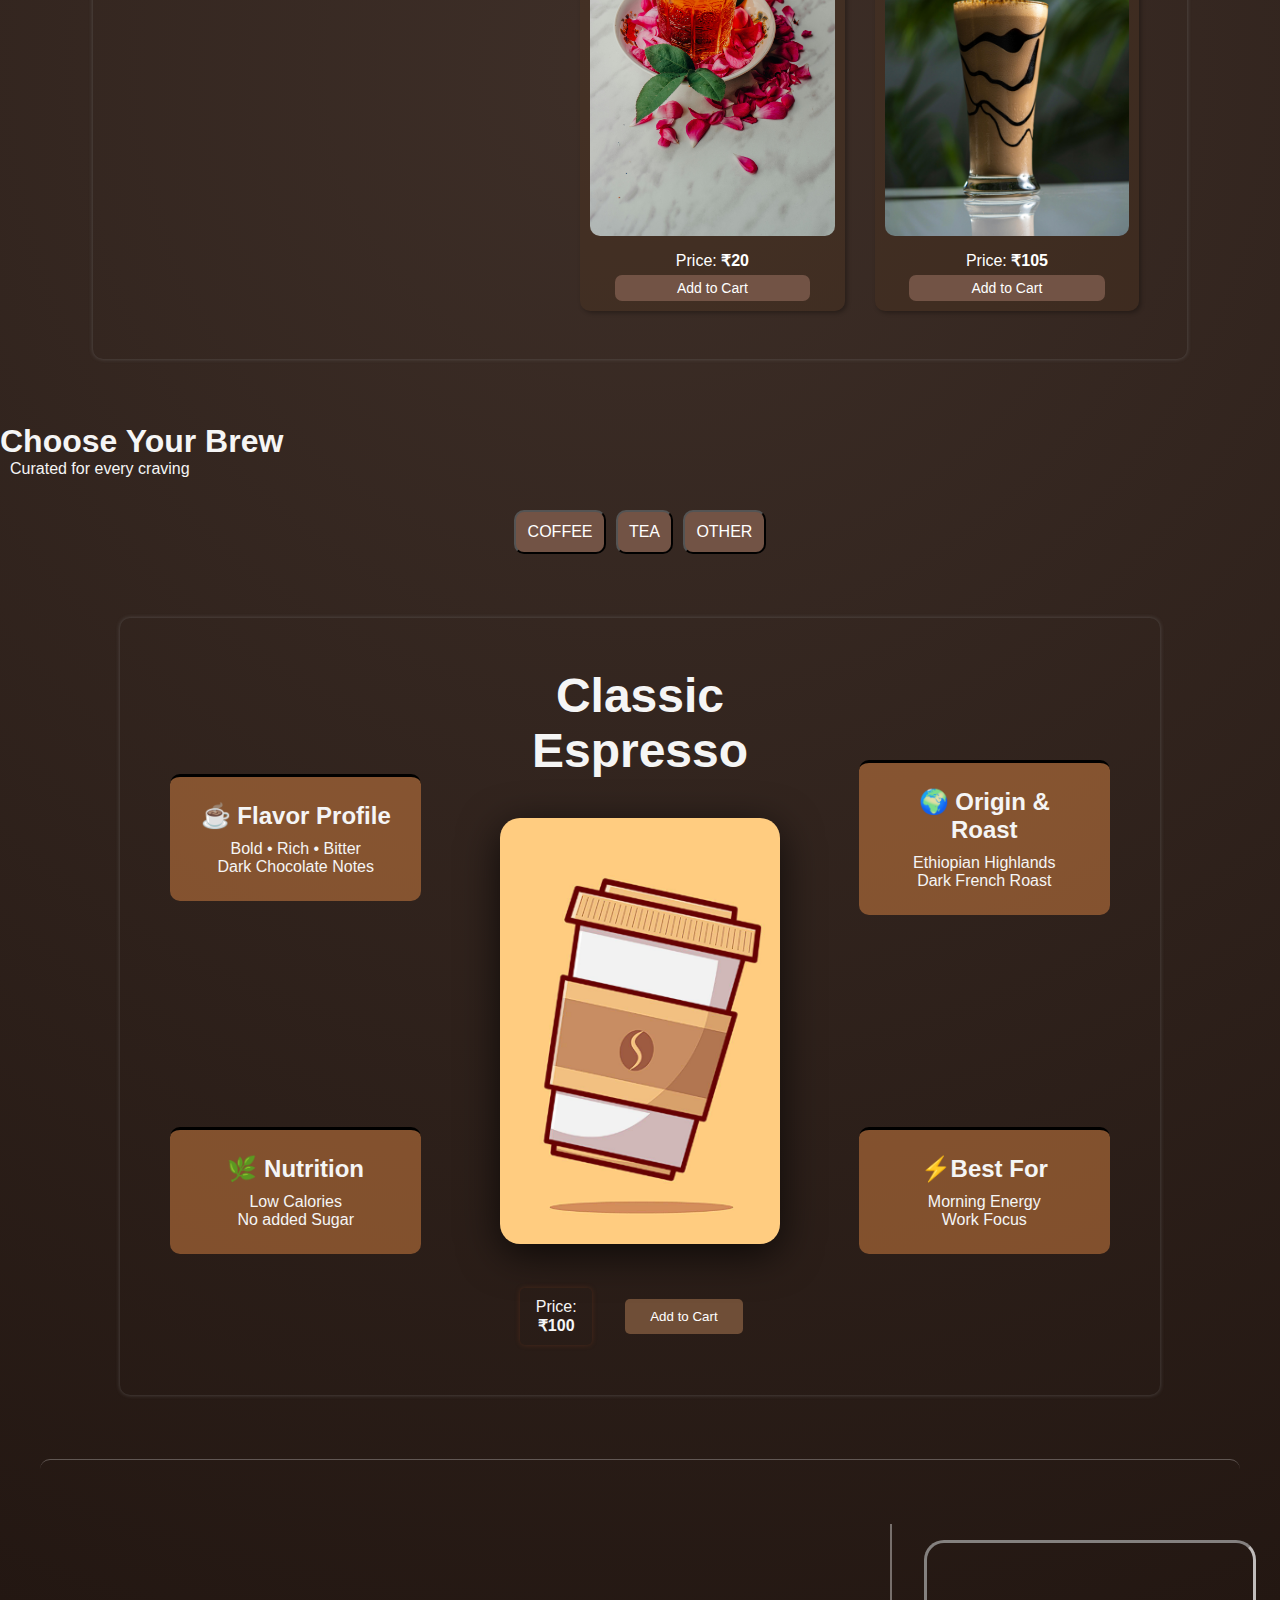
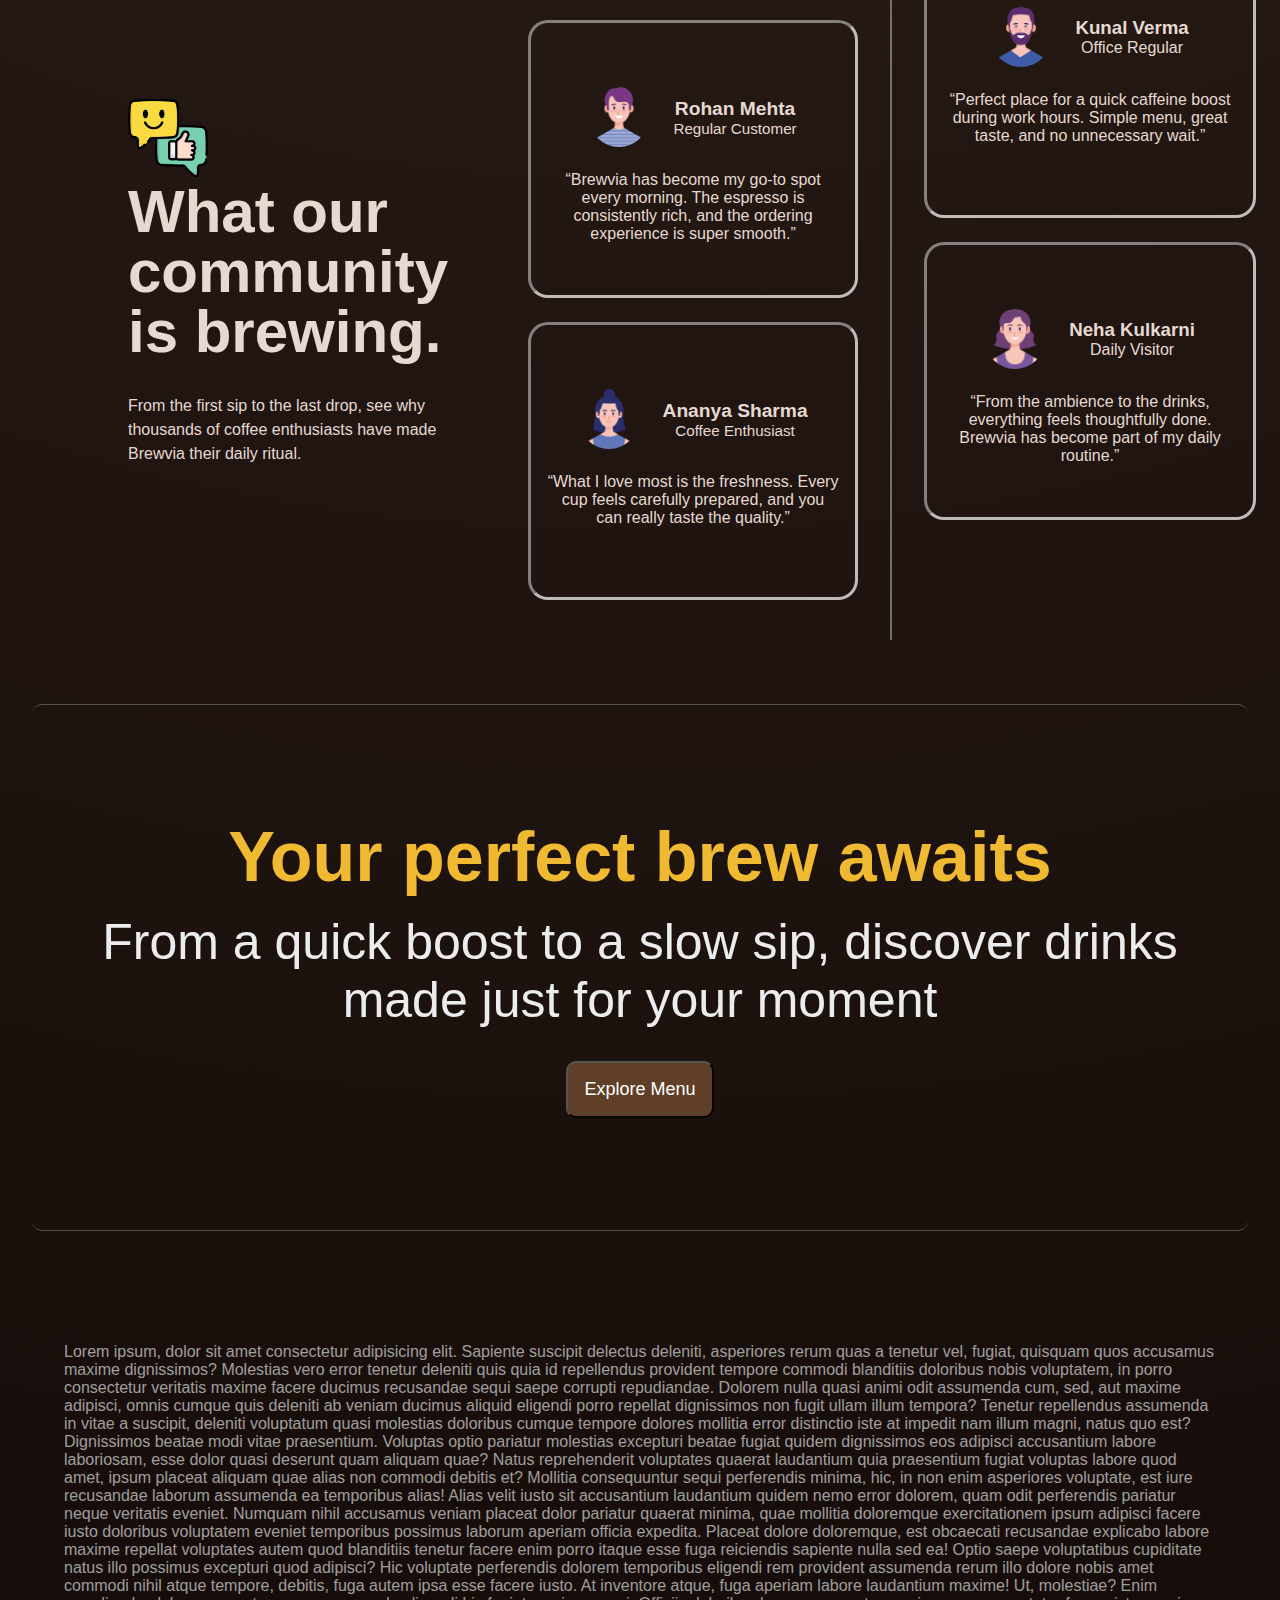
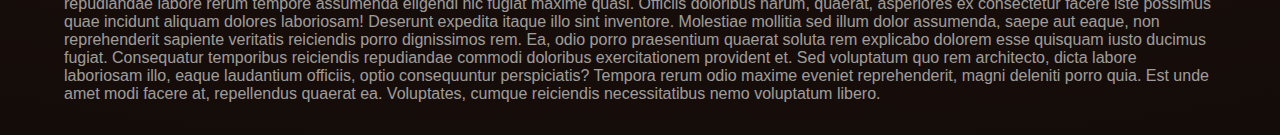
<file: homePage.html>
<!DOCTYPE html>
<html lang="en">
  <head>
    <meta charset="UTF-8" />
    <meta name="viewport" content="width=device-width, initial-scale=1.0" />
    <title>Document</title>
    <link rel="stylesheet" href="styles/brewvia-web-style.css" />

    <link
      rel="stylesheet"
      href="https://cdnjs.cloudflare.com/ajax/libs/font-awesome/6.4.0/css/all.min.css"
    />
  </head>
  <body>
    <div class="main-parent-container">
      <header id="header-placeholder"></header>

      <section class="hero-section">
        <div class="hero-section-description">
          <h1>Experience flavor, brewed to perfection</h1>
          <p>
            From bold espresso shots to smooth handcrafted blends, every cup is made fresh to deliver rich taste and lasting satisfaction
          </p>
          <button class="hero-cta-btn">Explore the Menu</button>
        </div>
        <div>
          <video
            autoplay
            loop
            muted
            playsinline
            class="hero-video"
            id="myVideo"
          >
            <source src="Vid/hero-section-vid-2.mp4" type="video/webm" />
          </video>
        </div>
      </section>

      <section class="our-speciality-section">
        <h1>What Makes Brewvia Special</h1>

        <div class="main-div">
          <div class="features">
            <img src="img/star (1).png" alt="" />

            <h3>Premium Ingredients</h3>
            <p>
              We carefully select ingredients to ensure rich flavors and a
              satisfying experience every time.
            </p>
          </div>

          <div class="features">
            <img src="img/leaves-design.png" alt="" />
            <h3>Fresh Every Order</h3>
            <p>
              Prepared fresh on demand so you always enjoy the best taste and
              quality.
            </p>
          </div>

          <div class="features">
            <img src="img/shopping-cart (2).png" alt="" />
            <h3>Quick & Convenient</h3>
            <p>
              Designed for easy browsing, fast ordering, and a smooth checkout
              experience.
            </p>
          </div>

          <div class="features">
            <img src="img/coffee.png" alt="" />
            <h3>Made for Every Mood</h3>
            <p>
              Whether you need a quick boost or a relaxed break, we have
              something for you.
            </p>
          </div>
        </div>
      </section>

      <section class="Our-bestselling-products-section">
        <div class="head">
          <h1>The Brews Everyone's Buzzing About.</h1>
        </div>
        <div class="tagline">
          <p>
            Our community has spoken. From the velvety crema of our Espresso to
            our signature roasts, these are the cups that keep our regulars
            coming back for 'just one more.' Find your new favorite today.
          </p>
        </div>

        <div class="grid-products">
          <div class="grid-products-items">
            <h3>Espresso</h3>
            <img src="img/bestseller-img-coffee1.jpg" alt="" />
            <div class="price-add-btn-grp-bestseller-section">
              <p>Price: <strong>₹100</strong></p>
              <button
                class="add-to-cart-button"
                data-name="Espresso"
                data-price="100"
              >
                Add to Cart
              </button>
            </div>
          </div>

          <div class="grid-products-items">
            <h3>Cappuccino</h3>
            <img src="img/234.jpg" alt="" />
            <div class="price-add-btn-grp-bestseller-section">
              <p>Price: <strong>₹80</strong></p>
              <button
                class="add-to-cart-button"
                data-name="Cappuccino"
                data-price="80"
              >
                Add to Cart
              </button>
            </div>
          </div>

          <div class="grid-products-items">
            <h3>Americano</h3>
            <img src="img/540.jpg" alt="" />
            <div class="price-add-btn-grp-bestseller-section">
              <p>Price: <strong>₹105</strong></p>
              <button
                class="add-to-cart-button"
                data-name="Americano"
                data-price="105"
              >
                Add to Cart
              </button>
            </div>
          </div>

          <div class="grid-products-items">
            <h3>Ginger Tea</h3>
            <img src="img/tea-bestseller.jpg" alt="" />
            <div class="price-add-btn-grp-bestseller-section">
              <p>Price: <strong>₹12</strong></p>
              <button
                class="add-to-cart-button"
                data-name="Ginger Tea"
                data-price="12"
              >
                Add to Cart
              </button>
            </div>
          </div>

          <div class="grid-products-items">
            <h3>Masala Tea</h3>
            <img src="img/pexels-withoguz-13245066.jpg" alt="" />
            <div class="price-add-btn-grp-bestseller-section">
              <p>Price: <strong>₹10</strong></p>
              <button
                class="add-to-cart-button"
                data-name="Masala Tea"
                data-price="10"
              >
                Add to Cart
              </button>
            </div>
          </div>

          <div class="grid-products-items">
            <h3>Assam Tea</h3>
            <img
              src="img/pexels-luis-felipe-perez-817377805-19352808.jpg"
              alt=""
            />
            <div class="price-add-btn-grp-bestseller-section">
              <p>Price: <strong>₹20</strong></p>
              <button
                class="add-to-cart-button"
                data-name="Assam Tea"
                data-price="20"
              >
                Add to Cart
              </button>
            </div>
          </div>

          <div class="grid-products-items">
            <h3>Rose Tea</h3>
            <img src="img/pexels-zulfugarkarimov-33781569.jpg" alt="" />
            <div class="price-add-btn-grp-bestseller-section">
              <p>Price: <strong>₹20</strong></p>
              <button
                class="add-to-cart-button"
                data-name="Rose Tea"
                data-price="20"
              >
                Add to Cart
              </button>
            </div>
          </div>

          <div class="grid-products-items">
            <h3>Choco Shake</h3>
            <img src="img/pexels-pushkar-kumar-32881714-34541593.jpg" alt="" />
            <div class="price-add-btn-grp-bestseller-section">
              <p>Price: <strong>₹105</strong></p>
              <div class="addBtn-div-container">
                <button
                  class="add-to-cart-button"
                  data-name="Chocolate Shake"
                  data-price="105"
                >
                  Add to Cart
                </button>
              </div>
            </div>
          </div>
        </div>
      </section>

      <div id="Order-now-heading">
        <h1>Choose Your Brew</h1>
        <span>Curated for every craving</span>
        <div class="category-nav-buttons">
          <div>
            <button class="btn-nav">COFFEE</button>
            <ul class="inner-list-category-nav-button">
              <li>
                <button class="clk-to-shown-on-card-btn">Espresso</button>
                <div class="price-add-grp">
                  <p>₹100</p>
                  <button
                    class="add-to-cart-button"
                    data-name="Espresso"
                    data-price="100"
                  >
                    +
                  </button>
                </div>
              </li>

              <li>
                <button class="clk-to-shown-on-card-btn">Americano</button>
                <div class="price-add-grp">
                  <p>₹105</p>
                  <button
                    class="add-to-cart-button"
                    data-name="Americano"
                    data-price="105"
                  >
                    +
                  </button>
                </div>
              </li>

              <li>
                <button class="clk-to-shown-on-card-btn">Mocha</button>
                <div class="price-add-grp">
                  <p>₹100</p>
                  <button
                    class="add-to-cart-button"
                    data-name="Mocha"
                    data-price="100"
                  >
                    +
                  </button>
                </div>
              </li>

              <li>
                <button class="clk-to-shown-on-card-btn">Frappe</button>
                <div class="price-add-grp" data-name="Frappe" data-price="130">
                  <p>₹130</p>
                  <button
                    class="add-to-cart-button"
                    data-name="Frappe"
                    data-price="130"
                  >
                    +
                  </button>
                </div>
              </li>

              <li>
                <button class="clk-to-shown-on-card-btn">
                  Caramel Macchiato
                </button>
                <div class="price-add-grp">
                  <p>₹80</p>
                  <button
                    class="add-to-cart-button"
                    data-name="Caramel Macchiato"
                    data-price="80"
                  >
                    +
                  </button>
                </div>
              </li>

              <li>
                <button class="clk-to-shown-on-card-btn">Latte</button>
                <div class="price-add-grp">
                  <p>₹120</p>
                  <button
                    class="add-to-cart-button"
                    data-name="Latte"
                    data-price="120"
                  >
                    +
                  </button>
                </div>
              </li>
              <li>
                <button class="clk-to-shown-on-card-btn">Cappuccino</button>
                <div class="price-add-grp">
                  <p>₹80</p>
                  <button
                    class="add-to-cart-button"
                    data-name="Cappuccino"
                    data-price="80"
                  >
                    +
                  </button>
                </div>
              </li>
            </ul>
          </div>

          <div>
            <button class="btn-nav">TEA</button>
            <ul class="inner-list-category-nav-button">
              <li>
                <button class="clk-to-shown-on-card-btn">Ginger Tea</button>
                <div class="price-add-grp">
                  <p>₹12</p>
                  <button
                    class="add-to-cart-button"
                    data-name="Ginger Tea"
                    data-price="12"
                  >
                    +
                  </button>
                </div>
              </li>
              <li>
                <button class="clk-to-shown-on-card-btn">Lemon Tea</button>
                <div class="price-add-grp">
                  <p>₹15</p>
                  <button
                    class="add-to-cart-button"
                    data-name="Lemon Tea"
                    data-price="15"
                  >
                    +
                  </button>
                </div>
              </li>

              <li>
                <button class="clk-to-shown-on-card-btn">Masala Tea</button>
                <div class="price-add-grp">
                  <p>₹10</p>
                  <button
                    class="add-to-cart-button"
                    data-name="Masala Tea"
                    data-price="10"
                  >
                    +
                  </button>
                </div>
              </li>

              <li>
                <button class="clk-to-shown-on-card-btn">Rose Tea</button>
                <div class="price-add-grp">
                  <p>₹20</p>
                  <button
                    class="add-to-cart-button"
                    data-name="Rose Tea"
                    data-price="20"
                  >
                    +
                  </button>
                </div>
              </li>
              <li>
                <button class="clk-to-shown-on-card-btn">
                  Cinnamon ginger green tea
                </button>
                <div class="price-add-grp">
                  <p>₹30</p>
                  <button
                    class="add-to-cart-button"
                    data-name="Cinnamon ginger green tea"
                    data-price="30"
                  >
                    +
                  </button>
                </div>
              </li>

              <li>
                <button class="clk-to-shown-on-card-btn">
                  Special Tusli Tea
                </button>
                <div class="price-add-grp">
                  <p>₹15</p>
                  <button
                    class="add-to-cart-button"
                    data-name="Special Tulsi Tea"
                    data-price="15"
                  >
                    +
                  </button>
                </div>
              </li>

              <li>
                <button class="clk-to-shown-on-card-btn">Assam Tea</button>
                <div class="price-add-grp">
                  <p>₹20</p>
                  <button
                    class="add-to-cart-button"
                    data-name="Assam Tea"
                    data-price="20"
                  >
                    +
                  </button>
                </div>
              </li>
            </ul>
          </div>

          <div>
            <button class="btn-nav">OTHER</button>
            <ul class="inner-list-category-nav-button">
              <li>
                <button class="clk-to-shown-on-card-btn">
                  Chocolate Shake
                </button>
                <div class="price-add-grp">
                  <p>₹105</p>
                  <button
                    class="add-to-cart-button"
                    data-name="Chocolate Shake"
                    data-price="105"
                  >
                    +
                  </button>
                </div>
              </li>
              <li>
                <button class="clk-to-shown-on-card-btn">
                  Special Hazelnut Hot Chocolate
                </button>
                <div class="price-add-grp">
                  <p>₹115</p>
                  <button
                    class="add-to-cart-button"
                    data-name="Special Hazelnut Hot Chocolate"
                    data-price="115"
                  >
                    +
                  </button>
                </div>
              </li>
            </ul>
          </div>
        </div>
      </div>

      <section class="ordering-section">
        <!-- <div class="product-card">
          <div class="row-1">
            <h1>Espresso</h1>
  
          </div>
          <div class="row-2">
            <div class="product-info">
              <p class="tagline">🔥 Bold Flavor. Zero Guilt. Pure Energy.</p>

              <p class="section-title">Our Classic Espresso Shot</p>

              <ul class="feature-list">
                <li>Just 2 Calories per serving</li>
                <li>Rich, intense aroma brewed to perfection</li>
                <li>100% premium coffee beans, freshly ground</li>
                <li>Naturally low in carbs, fat & sugar</li>
                <li>Quick energy boost, anytime you need it</li>
              </ul>

              <div class="product-meta">
                <span>☕ Strength: Strong</span>
                <span>⚡ Caffeine: High</span>
                <span>🔥 Served Hot</span>
              </div>

              <div class="price-cta">
                <p class="price">₹100</p>
                <button
                  class="add-to-cart-btn"
                  data-name="Espresso"
                  data-price="100"
                >
                  Add to cart
                </button>
              </div>
            </div>

            <div class="product-visual">
              <img src="img/pexels-chevanon-312418.jpg" alt="Espresso" />
            </div>
          </div>
        </div> -->

        <div class="product-grid">
          <div class="info-box pos-tl">
            <h3>☕ Flavor Profile</h3>
            <p>Bold • Rich • Bitter</p>
            <p>Dark Chocolate Notes</p>
          </div>

          <div class="info-box pos-tr">
            <h3>🌍 Origin & Roast</h3>
            <p>Ethiopian Highlands</p>
            <p>Dark French Roast</p>
          </div>

          <div class="visual-center">
            <h1 class="product-title">Classic Espresso</h1>
            <div class="image-wrapper">
              <img
                src="img/Screenshot 2025-12-30 125632.png"
                alt="Coffee Cup"
                class="main-img"
              />
            </div>
            <div class="action-area">
              <span class="price-tag">Price: <strong>₹100</strong></span>
              <div class="addBtn-div-container">
                <button
                  class="add-to-cart-button add-to-cart-btn"
                  data-name="Espresso"
                  data-price="100"
                >
                  Add to Cart
                </button>
              </div>
            </div>
          </div>

          <div class="info-box pos-bl">
            <h3>🌿 Nutrition</h3>
            <p>Low Calories</p>
            <p>No added Sugar</p>
          </div>

          <div class="info-box pos-br">
            <h3>⚡Best For</h3>
            <p>Morning Energy</p>
            <p>Work Focus</p>
          </div>
        </div>
      </section>

      <section class="Customer-feedback-section">
        <div class="main-div">
          <div class="feedback-main">
            <div class="img-heading-grp">
              <img src="img/chat (1).png" alt="" />
              <h1>What our community <br />is brewing.</h1>
            </div>
            <p>
              From the first sip to the last drop, see why thousands of coffee
              enthusiasts have made Brewvia their daily ritual.
            </p>
          </div>
          <div class="grid-review-section">
            <div class="column column-1">
              <div class="review-card">
                <div class="name-img-grp">
                  <img src="img/boy.png" alt="" />
                  <div class="name-meta">
                    <h3>Rohan Mehta</h3>
                    <p class="user-meta">Regular Customer</p>
                  </div>
                </div>
                <p>
                  “Brewvia has become my go-to spot every morning. The espresso
                  is consistently rich, and the ordering experience is super
                  smooth.”
                </p>
              </div>

              <div class="review-card">
                <div class="name-img-grp">
                  <img src="img/girl (1).png" alt="" />
                  <div class="name-meta">
                    <h3>Ananya Sharma</h3>
                    <p class="user-meta">Coffee Enthusiast</p>
                  </div>
                </div>
                <p>
                  “What I love most is the freshness. Every cup feels carefully
                  prepared, and you can really taste the quality.”
                </p>
              </div>
            </div>

            <div class="column column-2">
              <div class="review-card">
                <div class="name-img-grp">
                  <img src="img/man (1).png" alt="" />
                  <div>
                    <h3>Kunal Verma</h3>
                    <p class="user-meta">Office Regular</p>
                  </div>
                </div>
                <p>
                  “Perfect place for a quick caffeine boost during work hours.
                  Simple menu, great taste, and no unnecessary wait.”
                </p>
              </div>
              <div class="review-card">
                <div class="name-img-grp">
                  <img src="img/girl.png" alt="" />

                  <div>
                    <h3>Neha Kulkarni</h3>
                    <p class="user-meta">Daily Visitor</p>
                  </div>
                </div>
                <p>
                  “From the ambience to the drinks, everything feels
                  thoughtfully done. Brewvia has become part of my daily
                  routine.”
                </p>
              </div>
            </div>
          </div>
        </div>
      </section>

      <section class="our-speciality-section cta-btn-section">
        <h1>Your perfect brew awaits</h1>
        <p>
          From a quick boost to a slow sip, discover drinks made just for your
          moment
        </p>
        <button class="cta-btn">Explore Menu</button>
      </section>
    </div>

    <footer>
      Lorem ipsum, dolor sit amet consectetur adipisicing elit. Sapiente
      suscipit delectus deleniti, asperiores rerum quas a tenetur vel, fugiat,
      quisquam quos accusamus maxime dignissimos? Molestias vero error tenetur
      deleniti quis quia id repellendus provident tempore commodi blanditiis
      doloribus nobis voluptatem, in porro consectetur veritatis maxime facere
      ducimus recusandae sequi saepe corrupti repudiandae. Dolorem nulla quasi
      animi odit assumenda cum, sed, aut maxime adipisci, omnis cumque quis
      deleniti ab veniam ducimus aliquid eligendi porro repellat dignissimos non
      fugit ullam illum tempora? Tenetur repellendus assumenda in vitae a
      suscipit, deleniti voluptatum quasi molestias doloribus cumque tempore
      dolores mollitia error distinctio iste at impedit nam illum magni, natus
      quo est? Dignissimos beatae modi vitae praesentium. Voluptas optio
      pariatur molestias excepturi beatae fugiat quidem dignissimos eos adipisci
      accusantium labore laboriosam, esse dolor quasi deserunt quam aliquam
      quae? Natus reprehenderit voluptates quaerat laudantium quia praesentium
      fugiat voluptas labore quod amet, ipsum placeat aliquam quae alias non
      commodi debitis et? Mollitia consequuntur sequi perferendis minima, hic,
      in non enim asperiores voluptate, est iure recusandae laborum assumenda ea
      temporibus alias! Alias velit iusto sit accusantium laudantium quidem nemo
      error dolorem, quam odit perferendis pariatur neque veritatis eveniet.
      Numquam nihil accusamus veniam placeat dolor pariatur quaerat minima, quae
      mollitia doloremque exercitationem ipsum adipisci facere iusto doloribus
      voluptatem eveniet temporibus possimus laborum aperiam officia expedita.
      Placeat dolore doloremque, est obcaecati recusandae explicabo labore
      maxime repellat voluptates autem quod blanditiis tenetur facere enim porro
      itaque esse fuga reiciendis sapiente nulla sed ea! Optio saepe
      voluptatibus cupiditate natus illo possimus excepturi quod adipisci? Hic
      voluptate perferendis dolorem temporibus eligendi rem provident assumenda
      rerum illo dolore nobis amet commodi nihil atque tempore, debitis, fuga
      autem ipsa esse facere iusto. At inventore atque, fuga aperiam labore
      laudantium maxime! Ut, molestiae? Enim repudiandae labore rerum tempore
      assumenda eligendi hic fugiat maxime quasi. Officiis doloribus harum,
      quaerat, asperiores ex consectetur facere iste possimus quae incidunt
      aliquam dolores laboriosam! Deserunt expedita itaque illo sint inventore.
      Molestiae mollitia sed illum dolor assumenda, saepe aut eaque, non
      reprehenderit sapiente veritatis reiciendis porro dignissimos rem. Ea,
      odio porro praesentium quaerat soluta rem explicabo dolorem esse quisquam
      iusto ducimus fugiat. Consequatur temporibus reiciendis repudiandae
      commodi doloribus exercitationem provident et. Sed voluptatum quo rem
      architecto, dicta labore laboriosam illo, eaque laudantium officiis, optio
      consequuntur perspiciatis? Tempora rerum odio maxime eveniet
      reprehenderit, magni deleniti porro quia. Est unde amet modi facere at,
      repellendus quaerat ea. Voluptates, cumque reiciendis necessitatibus nemo
      voluptatum libero.
    </footer>

    <div id="toast">Product added to cart!</div>

    <script src="scripts/addTocart.js"></script>
    <script src="scripts/header.js"></script>
  </body>
</html>
</file>
<file: styles/brewvia-web-style.css>
* {
  margin: 0;
  padding: 0;
}

img,
video {
  max-width: 100%;
  height: auto;
}

html {
  scroll-behavior: smooth;
}

body {
  font-family: sans-serif;
  /* background-color: rgb(251, 222, 194);
  color: black;  */

  /* background: radial-gradient(
    circle at center,
    #1a1a1a 0%,
    #0b0b0b 40%,
    #000000 100%
  ); */

  /* background: radial-gradient(
    circle at 50% 20%,
    #3e2f28 0%,
    #231712 40%,
    #0f0806 100%
  ); */

  background: radial-gradient(
    circle at center,
    #3e2f28 0%,
    #231712 50%,
    #0f0806 120%
  );

  /* background-attachment: fixed; */

  /* background: radial-gradient(
  circle at center,
  #5d4037 0%,   
  #3e2723 40%,  
  #1b100d 100% 
); */

  /* background: radial-gradient(
  circle at center,
  #8d6e63 0%,  
  #4e342e 40%,  
  #1f1411 100%  
); */

  color: whitesmoke;
  padding-top: 75px;
}

header {
  display: flex;
  align-items: center;
  justify-content: space-between;
  position: fixed;
  top: 0;
  width: 100%;
  z-index: 1000;

  background: rgb(20, 14, 10);
  backdrop-filter: blur(8px);
  -webkit-backdrop-filter: blur(8px);
  border-bottom: 1px solid rgba(255, 255, 255, 0.08);

  border-bottom: 1px solid rgba(248, 248, 248, 0.162);
  border-radius: 10px;
}

header .first-div {
  display: flex;
  gap: 10px;
  align-items: center;
  padding: 10px;
}
header .first-div img {
  width: 60px;
  height: 60px;
  border-radius: 50%;
}

header .first-div h3 {
  display: inline-block;
  color: white;
}

/* ------------ Delete ----------------- */
header {
  /* background-color: rgb(31, 17, 0); */
  /* background-color: rgba(41, 27, 21, 0.57); */
  header {
    background: rgba(20, 14, 10, 0.6);
    backdrop-filter: blur(8px);
    -webkit-backdrop-filter: blur(8px);
    border-bottom: 1px solid rgba(255, 255, 255, 0.08);
  }

  /* background-color: #302114ec; */
  /* background-color: #302114; */
  /* background-color: #3d261090; */

  height: 70px;
  color: #f5f5f5;
  border-bottom: 1px solid rgba(248, 248, 248, 0.162);
  border-radius: 10px;
}

/* ------------ Delete ----------------- */

header .second-div {
  display: flex;
  gap: 30px;
  align-items: center;
  padding: 10px;
}

header .second-div a:link,
a:visited {
  color: white;
  text-decoration: none;
}

/* header .second-div a:link:first-child,
a:visited:first-child {
  font-weight: bold;
} */

.third-div {
  display: flex;
}

header .third-div button,
span {
  padding: 10px;
  margin-right: 1rem;
  border-radius: 10px;
}
.cart-count-btn-grp {
  position: relative;
}

.cart-count-btn-grp button {
  background-color: #6f4e37;
  border: none;
}

.cart-count-btn-grp a:link,
.cart-count-btn-grp a:visited {
  text-decoration: none;
  color: white;
}

.cart-btn-hover {
  display: none;
  background-color: #77594a;
  position: absolute;
  top: 120%;
  right: 10%;

  padding: 20px;
  width: max-content;
  min-width: 90px;
  border-radius: 10px;
}

.cart-btn-hover li {
  list-style: none;
  display: grid;
  grid-template-columns: 1fr auto;
}

.cart-count-btn-grp:hover .cart-btn-hover {
  display: block;
}

.hero-section {
  display: flex;
  justify-content: space-between;
  align-items: center;
  border-radius: 4px;
  margin-top: 4rem;
  margin-bottom: 5rem;
  margin-left: 120px;
  margin-right: 120px;
  gap: 2rem;
}

.hero-video {
  width: 100%;
  max-height: 630px;
  object-fit: cover;
  border-radius: 20px;
  /* margin: 10px; */
}

@media (max-width: 768px) {
  .hero-section {
    flex-direction: column;
    text-align: center;
  }

  .hero-video {
    width: 100%;
  }
}

.hero-section-description {
  flex: 1;
  display: flex;
  flex-direction: column;
  justify-content: center;
  gap: 10px;
  padding: 20px;
  align-items: start;
}

.hero-section-description h1 {
  font-size: 5rem;
  word-spacing: -3px;
  line-height: 1;
  margin-bottom: 1rem;
}

.hero-section-description p {
  word-spacing: 3px;
  opacity: 70%;
  line-height: 1.4;
  margin-bottom: 1rem;
}

.hero-section-description button {
  /* background-color: #1c120e; */
  /* font-size: 50px; */
  padding: 1rem;
  margin-top: 1rem;
  color: white;
  background-color: #5e422e;
  border-radius: 10px;
  font-size: 14px;
}

/* Ordering section */

.category-nav-buttons {
  display: flex;
  padding-top: 2rem;
  gap: 10px;
  justify-content: center;
}

.category-nav-buttons .btn-nav {
  text-decoration: none;
  background-color: #725345;
  padding: 0.7rem;
  color: white;
  border-radius: 10px;
  transition: transform 0.4s cubic-bezier(0.075, 0.82, 0.165, 1);
  font-size: 16px;
}

.category-nav-buttons .btn-nav:hover {
  background-color: #5a3e33;
  transform: translateY(-10px);
}

/* ---------------- Delete  ------------- */

.product-card {
  display: flex;
  flex-direction: column;
  /* grid-template-columns: repeat(3, 1fr);
  grid-template-rows: 100px 250px 50px;
  grid-area: 'row1 row1 row1'
  'row2 row2 row2'
  'row3 row3 row3' ; */
  /* background-color: #503314; */
  background: radial-gradient(
    circle at center,
    rgba(255, 200, 150, 0.08),
    transparent 60%
  );

  align-items: center;
  margin: 0 auto;
  border-radius: 5px;
  border: 0.5px outset rgba(255, 255, 255, 0.113);
  box-shadow: 0 0 10px rgba(130, 114, 106, 0.1);
  max-width: 1100px;
  padding: 2rem;
}

.product-card .row-1 {
  /* text-align: center; */
  border-radius: 3px;
  box-shadow: 0 0 5px rgba(0, 0, 0, 0.4);
  background: rgba(52, 29, 15, 0.624);
  padding: 1rem 2rem;
  border-radius: 12px;
  padding-bottom: 0.75rem;
  border-bottom: 1px solid rgba(48, 37, 23, 0.6);
  margin: 30px;
  font-size: 2rem;
}

.product-card .row-2 {
  display: grid;
  grid-template-columns: 1.2fr 0.8fr;
  width: 100%;
  gap: 2rem;
}

.product-meta {
  display: flex;
  gap: 1rem;
  margin-top: 1rem;
  font-size: 0.9rem;
  opacity: 0.85;
}

.price-cta {
  display: flex;
  align-items: center;
  justify-content: center;
  gap: 2rem;
  margin-top: 1rem;
}

.product-card .row-2 .inner-class-row-2 {
  display: flex;
  align-items: center;
  flex-direction: column;
  gap: 30px;
  margin-left: 20px;
  box-shadow: 0 0 5px rgba(92, 90, 90, 0.25);
  border-radius: 5px;
  padding: 10px;
}

.product-card .row-2 li {
  margin-left: 50px;
}

.product-card .row-2 img {
  width: 500px;
  border-radius: 5px;
  /* height: 500px; */
  box-shadow: 1px 1px 1px rgba(0, 0, 0, 0.2);
}

.product-card .row-2 .product-info {
  padding: 2rem;
}

.product-card .row-2 .feature-list li {
  font-size: 1.1rem;
}

.product-card .row-2 .price {
  box-shadow: 0 0 5px rgba(92, 90, 90, 0.25);
  border-radius: 5px;
  display: inline;
  padding: 15px;
  width: fit-content;
}

/* ---------------- Delete  ------------- */

#order-now-heading {
  text-align: center;
  margin: 2rem auto;
  box-shadow: 0 0 25px rgba(0, 0, 0, 0.4);
  padding: 20px;
  border-radius: 10px;
  width: 95%;
  margin-bottom: 4rem;
  scroll-margin-top: 100px;
}

#order-now-heading h1 {
  font-size: 5rem;
  margin-bottom: -0.2rem;
}
#order-now-heading span {
  font-size: 2rem;
}

/* Adding hover functionality to the category buttons */
.inner-list-category-nav-button {
  display: none;
}

/* Made the list as grid, so to have proper space between name and the price-add-grp container -> 1fr to first gives it proper space */
.inner-list-category-nav-button li {
  /* list-style: none; */
  display: grid;
  grid-template-columns: 1fr auto;
  column-gap: 50px;
  align-items: center;
  white-space: nowrap;
  margin-bottom: 10px;
}

/* Its not on button hover, because it breaks as soon as the hover on the button is removed, so we kept the whole div, which will stay till the hover is there on the entire div */
.category-nav-buttons > div:hover .inner-list-category-nav-button {
  display: block;
}

/* Relative position has to be added to the parent container, so that we can position child elements according to its reference */
.category-nav-buttons > div {
  position: relative;
}
/* By specifying position: relative, we mark this as parent */

/* Position absolute,position the element relative to the nearest positioned ancestor */
/* “If any child is positioned absolutely, use the relatice parent as the coordinate system” */
.inner-list-category-nav-button {
  position: absolute;
  top: 100%;
  left: 0;
  background-color: #472e23;
  padding: 20px;
  width: max-content;
  min-width: 160px;
  border-radius: 10px;
  text-align: center;
  z-index: 10;
  transition: all 0.3s ease;
}

/* With absolute positioning, the element doesnt pushes other elements, rather it flows above other elements */

.inner-list-category-nav-button .add-to-cart-button {
  padding: 3px;
  width: 30px;
  border-radius: 5px;
  cursor: pointer;
}

.inner-list-category-nav-button .clk-to-shown-on-card-btn {
  padding: 3px;
  /* width: 30px; */
  border-radius: 5px;
  cursor: pointer;
  background-color: #472e23;
  border: none;
  color: white;
  font-size: 16px;
  text-align: left;
}

.inner-list-category-nav-button .price-add-grp {
  display: flex;
  align-items: center;
  gap: 10px;
  /* margin-left: 20px; */
  /* justify-content: space-between; */
}

.price-add-grp p {
  min-width: 40px;
  text-align: left;
}

@media (max-width: 768px) {
  .category-nav-buttons {
    position: relative;
  }

  .category-nav-buttons > div {
    position: static; /* keep this */
  }

  .inner-list-category-nav-button {
    position: absolute; /* 🔥 bring back */
    top: 110%;
    left: 50%;
    transform: translateX(-50%);
    width: 90vw;
    max-width: 350px;
    display: none;
  }
  .category-nav-buttons > div:hover .inner-list-category-nav-button {
    display: none;
  }

  .category-nav-buttons > div:focus-within .inner-list-category-nav-button {
    display: block;
  }
}

/* Our bestselling product section */
.Our-bestselling-products-section {
  /* margin-top: 3rem; */
  /* background-color: #160b01; */
  /* background: radial-gradient(
    circle at center,
    #48291b 0%,
    #231712 40%,
    #1a0f0c 100%
  ); */
  /* border: 1px solid none; */
  box-shadow: 0 0 4px rgba(129, 129, 129, 0.477);

  border-radius: 10px;
  /* height: 60vh; */
  display: grid;
  grid-template-columns: 40% 1fr;
  grid-template-areas:
    "head grid-product"
    "tagline grid-product";
  /* align-items: center;  */
  margin: 0 auto;
  gap: 40px;
  padding: 3rem 3rem;
  width: 78%;
  margin-bottom: 4rem;
}

@media (max-width: 768px) {
  .Our-bestselling-products-section {
    grid-template-columns: 1fr;
    grid-template-areas:
      "head"
      "tagline"
      "grid-product";

    width: 95%;
    padding: 1.5rem;
    gap: 20px;
  }
}

.Our-bestselling-products-section .head {
  /* text-align: center; */
  /* margin: 20px auto; */
  grid-area: head;
  font-size: 1.5rem;
  line-height: 1.1;
  padding: 4rem;
  padding-bottom: 0;
}
/* 
.Our-bestselling-products-section span {
  padding: 0;
} */

.Our-bestselling-products-section .tagline {
  grid-area: tagline;
  padding: 4rem;
  line-height: 1.5;
  padding-top: 0;

  /* text-align: center; */
}

.Our-bestselling-products-section .grid-products {
  display: grid;
  grid-template-columns: repeat(auto-fit, minmax(180px, 1fr));
  gap: 30px;
  justify-content: center;
  justify-items: center;
  grid-area: grid-product;
  align-content: start;
}

.Our-bestselling-products-section .grid-products img {
  border-radius: 10px;
  width: 100%;
  min-height: 300px;
}
.Our-bestselling-products-section .grid-products .grid-products-items {
  /* max-width: 150px; */
  min-height: 250px;
  background-color: #51342151;
  border-radius: 10px;
  text-align: center;
  color: white;
  padding: 10px;

  display: flex;
  flex-direction: column;
  gap: 10px;
  justify-content: space-between;

  box-shadow: 2px 2px 4px rgba(0, 0, 0, 0.3);
}

@media (max-width: 1024px) {
  .Our-bestselling-products-section .grid-products {
    grid-template-columns: repeat(2, 1fr);
  }
}

@media (max-width: 600px) {
  .Our-bestselling-products-section .grid-products {
    grid-template-columns: 1fr;
  }

  .Our-bestselling-products-section .grid-products .grid-products-items {
    width: 60%;
  }
}

.price-add-btn-grp-bestseller-section {
  display: flex;
  flex-direction: column;
  gap: 5px;
  margin-top: 5px;
  align-items: center;
}

.price-add-btn-grp-bestseller-section button {
  padding: 5px;
  width: 80%;
  background-color: #725345;
  color: white;
  border-radius: 7px;
  border: none;
  font-size: 14px;
  cursor: pointer;
}

.price-add-btn-grp-bestseller-section button:hover {
  background-color: #5a3e33;
}

/* Ordering section */
.ordering-section {
  display: flex;
  justify-content: center;
  padding: 50px;
  /* background: linear-gradient(
    180deg,
    #2b1d16 0%,
    #241812 100%
  ); */
  /* background-color: #160b01; */
  font-family: sans-serif;
  /* color: black; */
  /* border: 1px solid none; */
  box-shadow: 0 0 4px rgba(129, 129, 129, 0.477);
  /* background: radial-gradient(
    circle at center,
    #48291b 0%,
    #231712 40%,
    #1a0f0c 100%
  ); */

  margin: 4rem 120px;
  border-radius: 10px;
}

.product-grid {
  display: grid;
  grid-template-columns: 1fr 1.5fr 1fr;
  grid-template-areas:
    "top-left    center    top-right"
    "bottom-left center    bottom-right";

  gap: 30px;
  max-width: 1000px;
  width: 100%;
  align-items: center;
}

/* @media (max-width: 768px) {
  .product-grid {
    grid-template-columns: 1fr;
    gap: 20px;
    text-align: center;
    justify-items: center;
  }

  .info-box {
    width: 100%;
    max-width: 300px;
  }

  .pos-tl,
  .pos-tr,
  .pos-bl,
  .pos-br {
    position: static;
  }

  .main-img {
    width: 200px;
  }

  .action-area {
    display: flex;
    flex-direction: column;
    gap: 10px;
    align-items: center;
  }
} */

@media (max-width: 768px) {
  .ordering-section {
    margin: 4rem 20px;
  }

  .product-grid {
    display: flex;
    flex-direction: column;
    align-items: center;
    gap: 20px;
  }

  .visual-center {
    order: 1;
  }

  .pos-tl {
    order: 2;
    width: 60%;
  }
  .pos-tr {
    order: 3;
    width: 60%;
  }
  .pos-bl {
    order: 4;
    width: 60%;
  }
  .pos-br {
    order: 5;
    width: 60%;
  }
}

.pos-tl {
  grid-area: top-left;
  text-align: center;
}
.pos-tr {
  grid-area: top-right;
  text-align: center;
}
.pos-bl {
  grid-area: bottom-left;
  text-align: center;
}
.pos-br {
  grid-area: bottom-right;
  text-align: center;
}
.visual-center {
  grid-area: center;
}

.info-box {
  background: rgba(249, 150, 75, 0.428);
  padding: 25px;
  border-radius: 10px;
  box-shadow: none;
  border-top: 3px solid #000000;
  /* color:#0f0806; */
}

.info-box h3 {
  margin-bottom: 10px;
  /* color: rgb(25, 9, 1); */
  font-size: x-large;
}

.visual-center {
  display: flex;
  flex-direction: column;
  align-items: center;
  text-align: center;
  gap: 2.5rem;
}

.image-wrapper img {
  max-width: 280px;
  filter: drop-shadow(0 10px 20px rgba(0, 0, 0, 0.7));
  border-radius: 20px;
}

.add-to-cart-btn {
  background-color: #6f4e37;
  color: white;
  border: none;
  padding: 10px 25px;
  border-radius: 20px;
  margin-top: 10px;
  cursor: pointer;
}

.product-title {
  font-size: 3rem;
  margin-top: 0;
}

.action-area {
  display: flex;
  align-items: center;
}

.action-area button {
  border-radius: 5px;
  margin: 2px;
}

.action-area button:hover {
  background-color: #5a3e33;
}

.action-area span {
  border-radius: 5px;
  box-shadow: 0 0 5px rgba(124, 60, 31, 0.4);
}

/* Toast button for displaying "Product added to cart " */
#toast {
  visibility: hidden; /* Hidden by default */
  min-width: 250px;
  background-color: #333;
  color: #fff;
  text-align: center;
  border-radius: 2px;
  padding: 16px;
  position: fixed;
  z-index: 1;
  left: 50%;
  bottom: 30px;
  transform: translateX(-50%);
  font-size: 17px;
  opacity: 0;
  transition:
    opacity 0.5s,
    bottom 0.5s;
}

/* Class to show the toast */
#toast.show {
  visibility: visible;
  opacity: 1;
  bottom: 50px; /* Slight move up animation */
}

.toast-highlight {
  color: #ffd700;
  font-weight: bold;
  padding-right: 0;
  margin-right: 5px;
}

/* Button change to - qty + format when add to cart is clicked */
.addBtn-div-container {
  display: flex;
  width: 100%;
  justify-content: center;
}

.qty-control {
  display: flex;
  justify-content: space-evenly;
  gap: 5px;
}
.qty-control button {
  padding: 0.5rem;
}

.qty-control .qty-value {
  margin: 0;
}

/* Our speciality section */

.our-speciality-section {
  /* background: radial-gradient(
    circle at center,
    #3e2f28 0%,
    #231712 40%,
    #0f0806 100%
  ); */
  width: 90%;
  margin: auto;
  margin-bottom: 5rem;
  margin-top: 5rem;
  padding: 2rem;

  border-radius: 10px;
  /* border: 0.5px outset rgba(255, 255, 255, 0.113);
  box-shadow: 0 0 10px rgba(130, 114, 106, 0.1); */
}
.our-speciality-section h1 {
  text-align: center;
  font-size: 50px;
}
.our-speciality-section .main-div {
  display: grid;
  grid-template-columns: repeat(4, 1fr);
  padding: 2rem;
  gap: 2rem;
}

@media (max-width: 768px) {
  .our-speciality-section .main-div {
    grid-template-columns: repeat(2, 1fr);
  }
}

@media (max-width: 600px) {
  .our-speciality-section .main-div {
    grid-template-columns: 1fr;
  }
}

.main-div .features {
  padding: 3rem;
  /* border: 1px solid rgba(0, 0, 0, 0.865); */
  border-radius: 20px;
  display: flex;
  flex-direction: column;
  gap: 1.5rem;
  align-items: center;
  /* justify-content: center; */
  text-align: center;
  box-shadow: 3px 3px 5px rgba(255, 255, 255, 0.317);
}

.main-div .features img {
  width: 60px;
}
.main-div .features p {
  line-height: 1.4;
}

/* Reviews section */
.Customer-feedback-section {
  /* background: radial-gradient(
    #3e2f28 0%,
    #231712 40%,
    #0f0806 100%
  ); */
  /* width: 90%; */
  margin: 0 auto;
  /* margin-bottom: 2rem; */
  padding: 2rem 1.5rem;
  /* padding-top: 4rem; */
  /* background-color: #1c120e; */
  border-radius: 10px;
  /* border: 0.5px outset rgba(255, 255, 255, 0.113);
  box-shadow: 0 0 10px rgba(130, 114, 106, 0.1); */
  color: #e6d9d1;
  border-top: 1px solid rgba(255, 255, 255, 0.269);

  width: 90%;
  max-width: 1500px;
}

.Customer-feedback-section .main-div {
  display: flex;
  /* justify-content:center; */
  /* align-items: center; */
  padding: 2rem;
  gap: 2rem;
}

@media (max-width: 768px) {
  .Customer-feedback-section .main-div {
    flex-direction: column;
    align-items: center;
    text-align: center;
  }
}

.Customer-feedback-section .main-div .feedback-main {
  align-self: center;
  /* align-items: center; */
  padding: 2rem;
}

.img-heading-grp img {
  width: 80px;
}
.img-heading-grp h1 {
  font-size: 60px;
  margin-bottom: 2rem;
  line-height: 1;
}

.feedback-main p {
  line-height: 1.5;
}

.grid-review-section {
  display: grid;
  grid-template-columns: repeat(2, minmax(380px, 1fr));
  justify-items: stretch;
  align-items: stretch;
  /* align-items: start; */
}

@media (max-width: 1024px) {
  .grid-review-section {
    grid-template-columns: 1fr;
  }
}

@media (max-width: 768px) {
  .Customer-feedback-section .main-div {
    flex-direction: column;
    align-items: center;
    text-align: center;
  }

  .grid-review-section {
    grid-template-columns: 1fr;
    /* gap: 1.5rem; */
  }

  .Customer-feedback-section .main-div .feedback-main {
    margin-bottom: -3rem;
  }
}
.grid-review-section .column-1 {
  /* padding-top: 60px; */
  border-right: 2px solid rgba(255, 255, 255, 0.378);
  padding: 1rem;
  padding-right: 2rem;
  /* padding-top: 6rem;
  padding-right: 4rem; */
}

.grid-review-section .column-1 .review-card:first-child {
  margin-top: 5rem;
}

.grid-review-section .column-2 .review-card:last-child {
  margin-top: 1rem;
}
.grid-review-section .column-1 > div,
.grid-review-section .column-2 > div {
  margin-bottom: 1.5rem;

  padding: 1rem;
}
.grid-review-section .column-2 {
  padding: 1rem;
  /* padding-top: 0;
  padding-left: 2rem; */
  padding-left: 2rem;
}

@media (max-width: 1024px) {
  .grid-review-section {
    grid-template-columns: repeat(2, minmax(260px, 1fr));
  }

  .review-card {
    padding: 1.8rem;
    height: auto;
  }

  .img-heading-grp h1 {
    font-size: 45px;
  }
}

@media (max-width: 768px) {
  /* Remove column layout */
  .grid-review-section {
    display: flex;
    flex-direction: column;
    align-items: center;
  }

  /* Remove divider */
  .grid-review-section .column-1 {
    border-right: none;
    padding: 0;
    height: auto;
  }

  .grid-review-section .column-2 {
    padding: 0;
  }

  /* Flatten spacing */
  .grid-review-section .column-1 > div,
  .grid-review-section .column-2 > div {
    margin-bottom: 1rem;
  }

  .review-card {
    max-width: 320px;
  }
}

.review-card {
  padding: 3rem;
  /* border: 1px solid rgba(0, 0, 0, 0.865); */
  border-radius: 20px;
  display: flex;
  flex-direction: column;
  gap: 0.5rem;
  align-items: center;
  /* justify-content: center; */
  text-align: center;
  /* box-shadow: 3px 3px 5px rgba(255, 255, 255, 0.317); */
  border: 3px inset rgba(255, 255, 255, 0.715);
  max-width: 100%;
  min-height: 15rem;
}

.review-card .name-img-grp {
  padding: 1rem;
  display: flex;
  gap: 1.5rem;
  align-items: center;
  margin-top: 2rem;
}

.name-meta h3 {
  font-size: 1.2rem;
}

.name-meta p {
  font-size: 0.95rem;
}

.user-meta {
  /* font-size: 12px; */
  text-align: center;
}
.column img {
  width: 60px;
  border-radius: 100px;
}

/* cta button section */

.cta-btn-section {
  /* background-color: #1c120e; */
  border-top: 1px solid rgba(255, 255, 255, 0.269);
  border-bottom: 1px solid rgba(255, 255, 255, 0.269);
  text-align: center;
  padding: auto;
  padding-top: 7rem;
  padding-bottom: 7rem;
  margin-top: 0;
}

.cta-btn-section h1 {
  /* background-color: #1c120e; */
  font-size: 70px;
  margin-bottom: 1rem;
  color: #f9c134f5;
}

.cta-btn-section p {
  /* background-color: #1c120e; */
  font-size: 50px;
  margin-bottom: 1rem;
  /* color: #ea9c27; */
  /* color: #e39725; */
  color: #ffffffeb;
}

.cta-btn-section button {
  /* background-color: #1c120e; */
  /* font-size: 50px; */
  padding: 1rem;
  margin-top: 1rem;
  color: white;
  background-color: #5f3f28;
  border-radius: 10px;
  font-size: large;
}

footer {
  /* background-color: #0b0503; */
  padding: 2rem;
  color: rgba(255, 255, 255, 0.6);
  /* border-top: 1px solid rgba(255, 255, 255, 0.269); */
  width: 90%;
  margin: auto;
}
</file>
<file: styles/cartPage.css>
* {
  margin: 0;
  padding: 0;
  box-sizing: border-box;
}
/* #cart-table,
th,
td {
  padding: 20px;
  border: 1px solid black;
  border-collapse: collapse;
} */

/* #cart-table {
  margin: auto;
} */

.header-shopping-cart {
  text-align: center;
  margin-bottom: 2rem;
  background-color: rgb(173, 254, 173);

  padding: 3rem;
  border-radius: 10px;
}

.cart-total-section {
  display: grid;
  grid-template-columns: 3fr 1fr;
  margin: 1rem;
  column-gap: 1rem;
}

.grid-cart-row {
  display: grid;
  grid-template-columns: 2fr 1fr 1fr 1fr auto;
  column-gap: 1rem;
  /* margin: 2rem; */
  background-color: rgb(242, 242, 242);
  border-radius: 5px;
  /* border-bottom: 1px solid rgb(158, 158, 158); */
  margin-bottom: 0.5rem;
}

.grid-cart-row > div {
  /* background-color: #0091ff; */
  text-align: center;
  padding: 2rem;
  /* border-radius: 10px; */
  /* border-right: 1px solid rgba(193, 191, 191, 0.282); */
}

#order-sum-heading {
  align-self: center;
}

.summary-info-grid {
  min-width: 300px;
  max-width: 0%;
  height: fit-content;
  display: flex;
  flex-direction: column;

  background-color: rgb(254, 219, 173);
  padding: 1rem;
  border-radius: 1rem;
}

.coupon-section {
  display: flex;
  margin-bottom: 1rem;
  justify-content: space-between;
  align-items: center;
}
.coupon-section input {
  padding: 0.2rem;
  border-radius: 1rem;
  display: inline-block;
  width: 8rem;
}


.summary-info-grid div{
  margin-top: 1rem;
}

.summary-element {
  display: flex;
  justify-content: space-between;
}

/* .total-checkout-grp {
  text-align: center;
  margin-top: 30px;
} */

#checkout-btn {
  margin-top: 1rem;
  padding: 0.5rem;
  border-radius: 10px;
  border: none;
  background-color: #0091ff;
  color: white;
  cursor: pointer;
  align-self: center;
  /* margin: 5% 5%; */
  width: 85%;
}

/* #cart-reset-btn {
  padding: 15px;
  border-radius: 5px;
  border: none;
  background-color: #dc0303;
  color: white;
  font-size: 16px;
  cursor: pointer;
} */

.cart-items-desc .grid-cart-row div {
  background-color: rgb(254, 173, 162);
  font-weight: bold;
  font-size: 1.2rem;
  border-radius: 10px;
}
</file>
